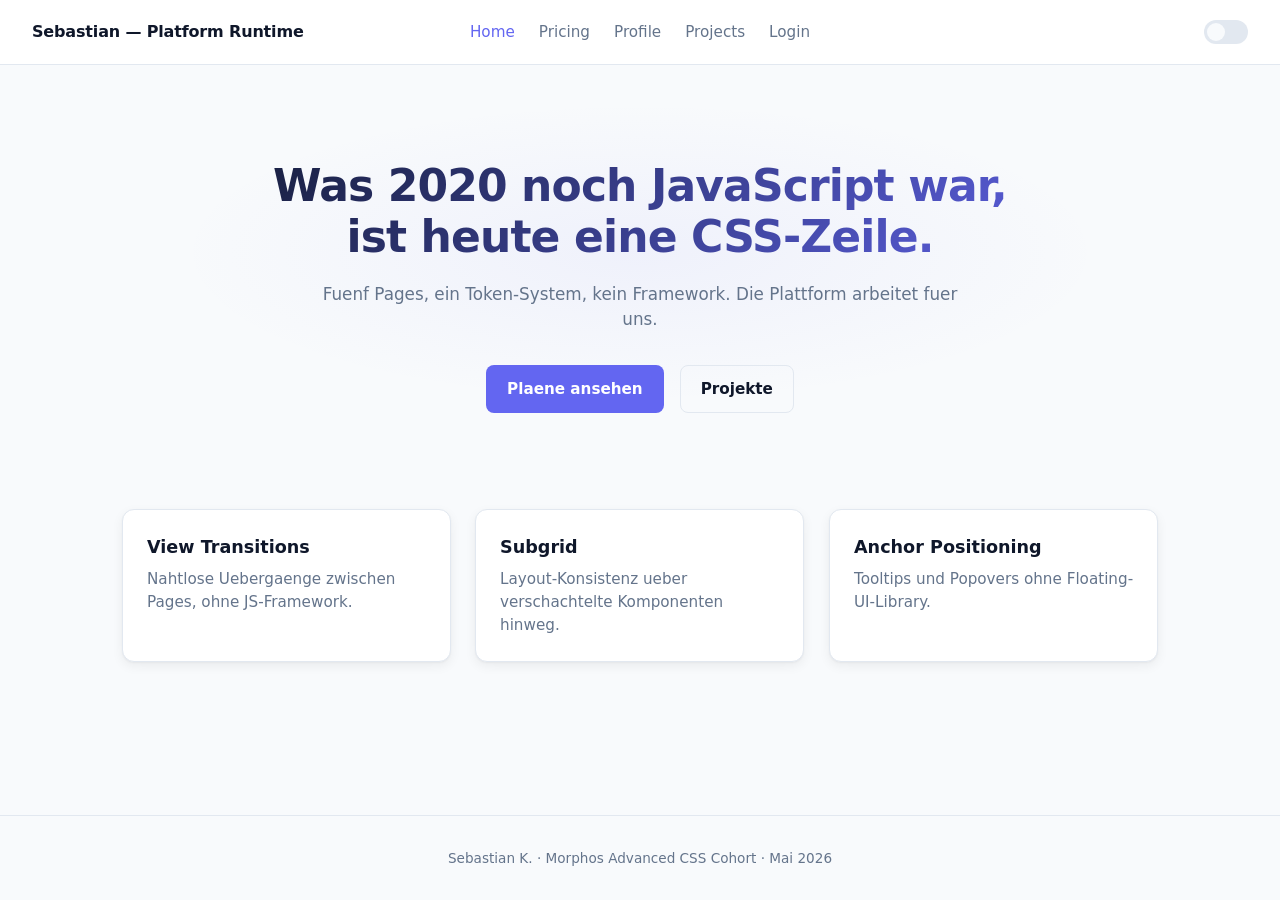
<file: index.html>
<!DOCTYPE html>
<html lang="de">
<head>
  <meta charset="UTF-8">
  <meta name="viewport" content="width=device-width, initial-scale=1.0">
  <meta name="description" content="Sebastian K. — Personal Platform-Runtime Showcase. Gebaut mit Modern CSS Features: Tokens, :has(), @container, View Transitions, Subgrid, Anchor Positioning.">
  <meta property="og:title" content="Sebastian K. — Platform Runtime">
  <meta property="og:description" content="Multi-Page Showcase mit Modern CSS Features. Kein Framework, kein Build-Step.">
  <meta property="og:type" content="website">
  <meta name="theme-color" content="#6366f1">
  <link rel="icon" href="data:image/svg+xml,<svg xmlns='http://www.w3.org/2000/svg' viewBox='0 0 100 100'><text y='.9em' font-size='90'>S</text></svg>">
  <title>Sebastian — Home</title>
  <link rel="stylesheet" href="tokens.css">
  <link rel="stylesheet" href="base.css">
  <link rel="stylesheet" href="pages.css">
  <link rel="stylesheet" href="transitions.css">
  <link rel="stylesheet" href="tooltips.css">
  <link rel="stylesheet" href="effects.css">
  <script>if(localStorage.getItem('theme-dark')==='true'){document.documentElement.classList.add('dark-preload')}</script>
</head>
<body>
  <a href="#main" class="skip-link">Zum Inhalt springen</a>

  <header class="site-nav">
    <a href="index.html" class="brand">Sebastian — Platform Runtime</a>
    <input type="checkbox" id="nav-toggle" class="nav-toggle" aria-hidden="true">
    <label for="nav-toggle" class="hamburger" aria-label="Navigation oeffnen">
      <span></span><span></span><span></span>
    </label>
    <nav>
      <a href="index.html" aria-current="page">Home</a>
      <a href="pricing.html">Pricing</a>
      <a href="profile.html">Profile</a>
      <a href="projects.html">Projects</a>
      <a href="login.html">Login</a>
    </nav>
    <label class="theme-switch" aria-label="Dark Mode umschalten">
      <input type="checkbox" id="theme-toggle">
      <span class="theme-switch-slider"></span>
    </label>
  </header>

  <main class="page page-home" id="main">
    <section class="hero">
      <h1>Was 2020 noch JavaScript war,<br>ist heute eine CSS-Zeile.</h1>
      <p class="lead">
        Fuenf Pages, ein Token-System, kein Framework. Die Plattform arbeitet fuer uns.
      </p>
      <div class="cta-row">
        <a href="pricing.html" class="btn btn-primary">Plaene ansehen</a>
        <a href="projects.html" class="btn btn-ghost">Projekte</a>
      </div>
    </section>

    <section class="grid-features">
      <article class="feature-card">
        <h3>View Transitions</h3>
        <p>Nahtlose Uebergaenge zwischen Pages, ohne JS-Framework.</p>
      </article>
      <article class="feature-card">
        <h3>Subgrid</h3>
        <p>Layout-Konsistenz ueber verschachtelte Komponenten hinweg.</p>
      </article>
      <article class="feature-card">
        <h3>Anchor Positioning</h3>
        <p>Tooltips und Popovers ohne Floating-UI-Library.</p>
      </article>
    </section>
  </main>

  <footer class="site-footer">
    <p>Sebastian K. · Morphos Advanced CSS Cohort · Mai 2026</p>
  </footer>

  <script>
    const toggle = document.getElementById('theme-toggle');
    if (localStorage.getItem('theme-dark') === 'true') toggle.checked = true;
    toggle.addEventListener('change', () => localStorage.setItem('theme-dark', toggle.checked));
  </script>
</body>
</html>
</file>
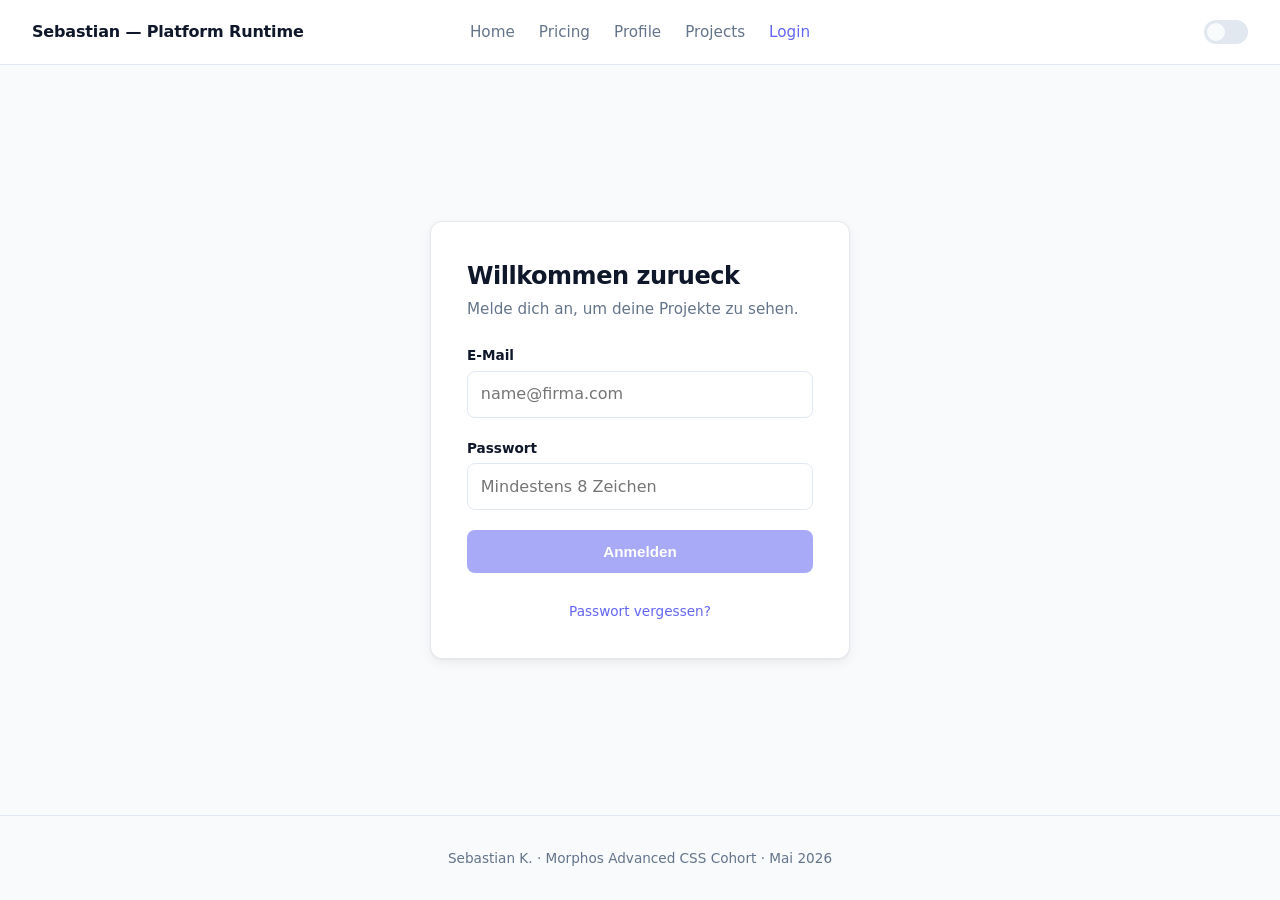
<file: login.html>
<!DOCTYPE html>
<html lang="de">
<head>
  <meta charset="UTF-8">
  <meta name="viewport" content="width=device-width, initial-scale=1.0">
  <meta name="description" content="Login — Sebastian K. Platform Runtime Showcase.">
  <meta name="theme-color" content="#6366f1">
  <link rel="icon" href="data:image/svg+xml,<svg xmlns='http://www.w3.org/2000/svg' viewBox='0 0 100 100'><text y='.9em' font-size='90'>S</text></svg>">
  <title>Sebastian — Login</title>
  <link rel="stylesheet" href="tokens.css">
  <link rel="stylesheet" href="base.css">
  <link rel="stylesheet" href="pages.css">
  <link rel="stylesheet" href="transitions.css">
  <link rel="stylesheet" href="tooltips.css">
  <link rel="stylesheet" href="effects.css">
  <script>if(localStorage.getItem('theme-dark')==='true'){document.documentElement.classList.add('dark-preload')}</script>
</head>
<body>
  <a href="#main" class="skip-link">Zum Inhalt springen</a>

  <header class="site-nav">
    <a href="index.html" class="brand">Sebastian — Platform Runtime</a>
    <input type="checkbox" id="nav-toggle" class="nav-toggle" aria-hidden="true">
    <label for="nav-toggle" class="hamburger" aria-label="Navigation oeffnen">
      <span></span><span></span><span></span>
    </label>
    <nav>
      <a href="index.html">Home</a>
      <a href="pricing.html">Pricing</a>
      <a href="profile.html">Profile</a>
      <a href="projects.html">Projects</a>
      <a href="login.html" aria-current="page">Login</a>
    </nav>
    <label class="theme-switch" aria-label="Dark Mode umschalten">
      <input type="checkbox" id="theme-toggle">
      <span class="theme-switch-slider"></span>
    </label>
  </header>

  <main class="page page-login" id="main">
    <div class="login-card">
      <h1>Willkommen zurueck</h1>
      <p class="subtitle">Melde dich an, um deine Projekte zu sehen.</p>

      <form class="login-form" novalidate>
        <div class="field">
          <label for="email">E-Mail</label>
          <input type="email" id="email" name="email" placeholder="name@firma.com" required>
        </div>

        <div class="field">
          <label for="password">Passwort</label>
          <input type="password" id="password" name="password" placeholder="Mindestens 8 Zeichen" required minlength="8">
        </div>

        <button type="submit" class="btn btn-primary">Anmelden</button>

        <p class="forgot"><a href="#">Passwort vergessen?</a></p>
      </form>
    </div>
  </main>

  <footer class="site-footer">
    <p>Sebastian K. · Morphos Advanced CSS Cohort · Mai 2026</p>
  </footer>

  <script>
    const toggle = document.getElementById('theme-toggle');
    if (localStorage.getItem('theme-dark') === 'true') toggle.checked = true;
    toggle.addEventListener('change', () => localStorage.setItem('theme-dark', toggle.checked));
  </script>
</body>
</html>
</file>
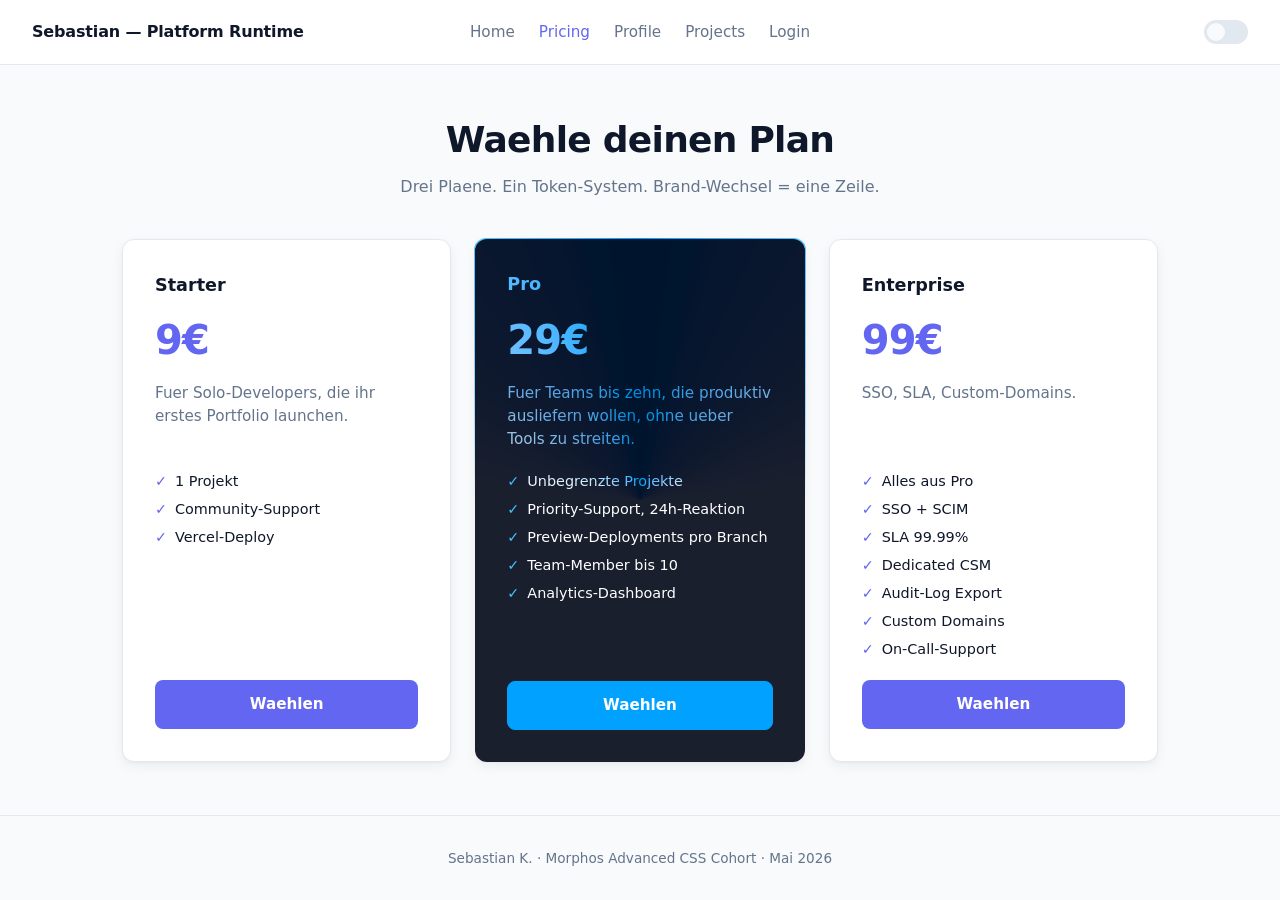
<file: pricing.html>
<!DOCTYPE html>
<html lang="de">
<head>
  <meta charset="UTF-8">
  <meta name="viewport" content="width=device-width, initial-scale=1.0">
  <meta name="description" content="Pricing-Plaene — Sebastian K. Platform Runtime Showcase.">
  <meta name="theme-color" content="#6366f1">
  <link rel="icon" href="data:image/svg+xml,<svg xmlns='http://www.w3.org/2000/svg' viewBox='0 0 100 100'><text y='.9em' font-size='90'>S</text></svg>">
  <title>Sebastian — Pricing</title>
  <link rel="stylesheet" href="tokens.css">
  <link rel="stylesheet" href="base.css">
  <link rel="stylesheet" href="pages.css">
  <link rel="stylesheet" href="transitions.css">
  <link rel="stylesheet" href="tooltips.css">
  <link rel="stylesheet" href="effects.css">
  <script>if(localStorage.getItem('theme-dark')==='true'){document.documentElement.classList.add('dark-preload')}</script>
</head>
<body>
  <a href="#main" class="skip-link">Zum Inhalt springen</a>

  <header class="site-nav">
    <a href="index.html" class="brand">Sebastian — Platform Runtime</a>
    <input type="checkbox" id="nav-toggle" class="nav-toggle" aria-hidden="true">
    <label for="nav-toggle" class="hamburger" aria-label="Navigation oeffnen">
      <span></span><span></span><span></span>
    </label>
    <nav>
      <a href="index.html">Home</a>
      <a href="pricing.html" aria-current="page">Pricing</a>
      <a href="profile.html">Profile</a>
      <a href="projects.html">Projects</a>
      <a href="login.html">Login</a>
    </nav>
    <label class="theme-switch" aria-label="Dark Mode umschalten">
      <input type="checkbox" id="theme-toggle">
      <span class="theme-switch-slider"></span>
    </label>
  </header>

  <main class="page page-pricing" id="main">
    <h1>Waehle deinen Plan</h1>
    <p class="lead">Drei Plaene. Ein Token-System. Brand-Wechsel = eine Zeile.</p>

    <div class="pricing-grid">
      <article class="plan">
        <h2>Starter</h2>
        <p class="price">9&#8364;</p>
        <p class="desc">Fuer Solo-Developers, die ihr erstes Portfolio launchen.</p>
        <ul class="features">
          <li>1 Projekt</li>
          <li>Community-Support</li>
          <li>Vercel-Deploy</li>
        </ul>
        <a href="login.html" class="btn btn-primary">Waehlen</a>
      </article>

      <article class="plan plan-featured glow-card">
        <div class="glow-card__beam"></div>
        <div class="glow-card__surface">
          <h2>Pro</h2>
          <p class="price">29&#8364;</p>
          <p class="desc">Fuer Teams bis zehn, die produktiv ausliefern wollen, ohne ueber Tools zu streiten.</p>
          <ul class="features">
            <li>Unbegrenzte Projekte</li>
            <li>Priority-Support, 24h-Reaktion</li>
            <li>Preview-Deployments pro Branch</li>
            <li>Team-Member bis 10</li>
            <li>Analytics-Dashboard</li>
          </ul>
          <a href="login.html" class="btn btn-primary">Waehlen</a>
        </div>
      </article>

      <article class="plan">
        <h2>Enterprise</h2>
        <p class="price">99&#8364;</p>
        <p class="desc">SSO, SLA, Custom-Domains.</p>
        <ul class="features">
          <li>Alles aus Pro</li>
          <li>SSO + SCIM</li>
          <li>SLA 99.99%</li>
          <li>Dedicated CSM</li>
          <li>Audit-Log Export</li>
          <li>Custom Domains</li>
          <li>On-Call-Support</li>
        </ul>
        <a href="login.html" class="btn btn-primary">Waehlen</a>
      </article>
    </div>
  </main>

  <footer class="site-footer">
    <p>Sebastian K. · Morphos Advanced CSS Cohort · Mai 2026</p>
  </footer>

  <script>
    const toggle = document.getElementById('theme-toggle');
    if (localStorage.getItem('theme-dark') === 'true') toggle.checked = true;
    toggle.addEventListener('change', () => localStorage.setItem('theme-dark', toggle.checked));
  </script>
</body>
</html>
</file>
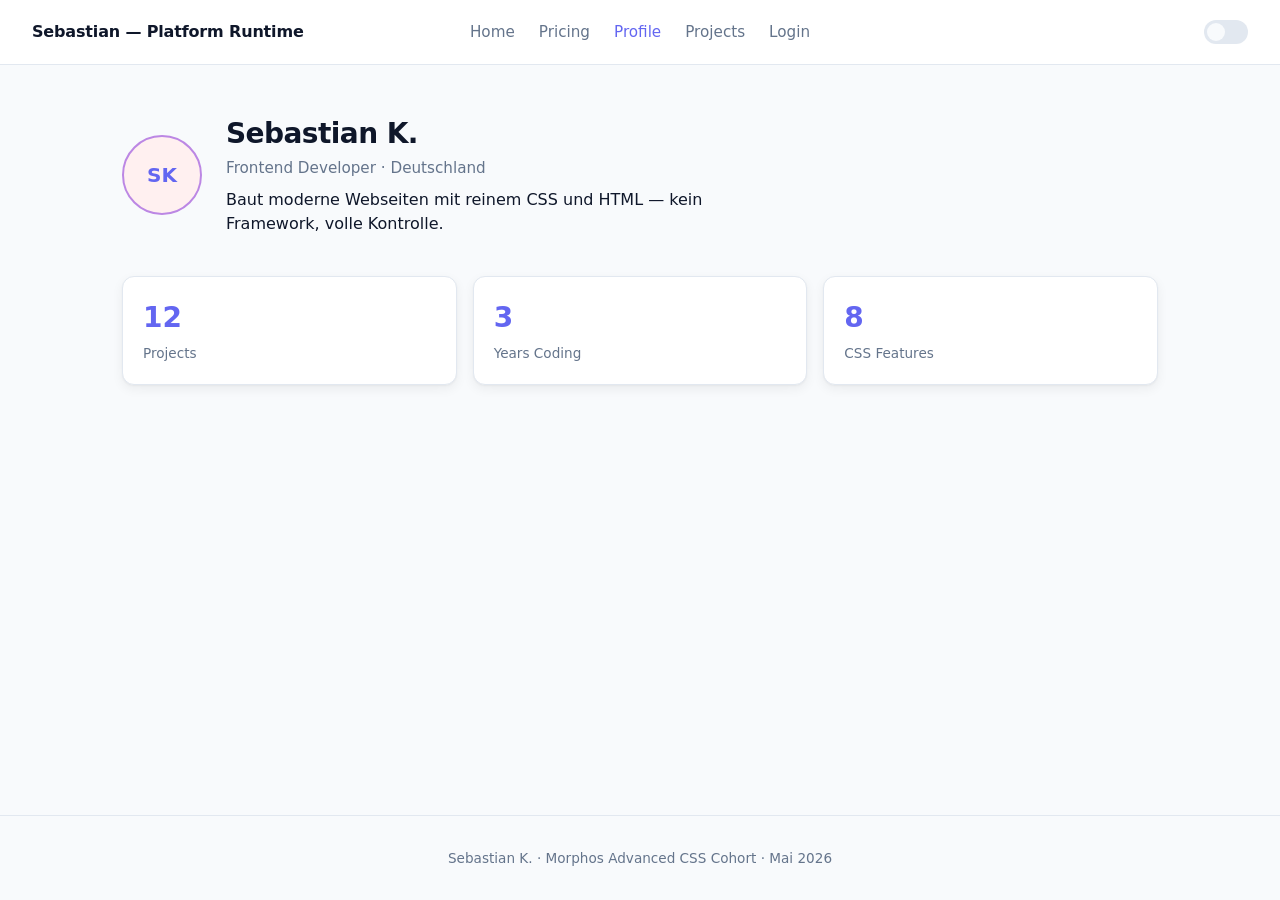
<file: profile.html>
<!DOCTYPE html>
<html lang="de">
<head>
  <meta charset="UTF-8">
  <meta name="viewport" content="width=device-width, initial-scale=1.0">
  <meta name="description" content="Profil von Sebastian K. — Frontend Developer, Morphos Advanced CSS Cohort.">
  <meta name="theme-color" content="#6366f1">
  <link rel="icon" href="data:image/svg+xml,<svg xmlns='http://www.w3.org/2000/svg' viewBox='0 0 100 100'><text y='.9em' font-size='90'>S</text></svg>">
  <title>Sebastian — Profile</title>
  <link rel="stylesheet" href="tokens.css">
  <link rel="stylesheet" href="base.css">
  <link rel="stylesheet" href="pages.css">
  <link rel="stylesheet" href="transitions.css">
  <link rel="stylesheet" href="tooltips.css">
  <link rel="stylesheet" href="effects.css">
  <script>if(localStorage.getItem('theme-dark')==='true'){document.documentElement.classList.add('dark-preload')}</script>
</head>
<body>
  <a href="#main" class="skip-link">Zum Inhalt springen</a>

  <header class="site-nav">
    <a href="index.html" class="brand">Sebastian — Platform Runtime</a>
    <input type="checkbox" id="nav-toggle" class="nav-toggle" aria-hidden="true">
    <label for="nav-toggle" class="hamburger" aria-label="Navigation oeffnen">
      <span></span><span></span><span></span>
    </label>
    <nav>
      <a href="index.html">Home</a>
      <a href="pricing.html">Pricing</a>
      <a href="profile.html" aria-current="page">Profile</a>
      <a href="projects.html">Projects</a>
      <a href="login.html">Login</a>
    </nav>
    <label class="theme-switch" aria-label="Dark Mode umschalten">
      <input type="checkbox" id="theme-toggle">
      <span class="theme-switch-slider"></span>
    </label>
  </header>

  <main class="page page-profile" id="main">
    <section class="profile-header">
      <div class="avatar" aria-hidden="true">SK</div>
      <div class="profile-meta">
        <h1>Sebastian K.</h1>
        <p class="role">Frontend Developer · Deutschland</p>
        <p class="bio">
          Baut moderne Webseiten mit reinem CSS und HTML — kein Framework, volle Kontrolle.
        </p>
      </div>
    </section>

    <section class="stats">
      <button class="stat" data-tooltip="12 abgeschlossene Projekte seit 2024">
        <span class="stat-value">12</span>
        <span class="stat-label">Projects</span>
      </button>
      <button class="stat" data-tooltip="3 Jahre aktive Coding-Erfahrung">
        <span class="stat-value">3</span>
        <span class="stat-label">Years Coding</span>
      </button>
      <button class="stat" data-tooltip="8 moderne CSS-Features in diesem Showcase">
        <span class="stat-value">8</span>
        <span class="stat-label">CSS Features</span>
      </button>
    </section>
  </main>

  <footer class="site-footer">
    <p>Sebastian K. · Morphos Advanced CSS Cohort · Mai 2026</p>
  </footer>

  <script>
    const toggle = document.getElementById('theme-toggle');
    if (localStorage.getItem('theme-dark') === 'true') toggle.checked = true;
    toggle.addEventListener('change', () => localStorage.setItem('theme-dark', toggle.checked));
  </script>
</body>
</html>
</file>
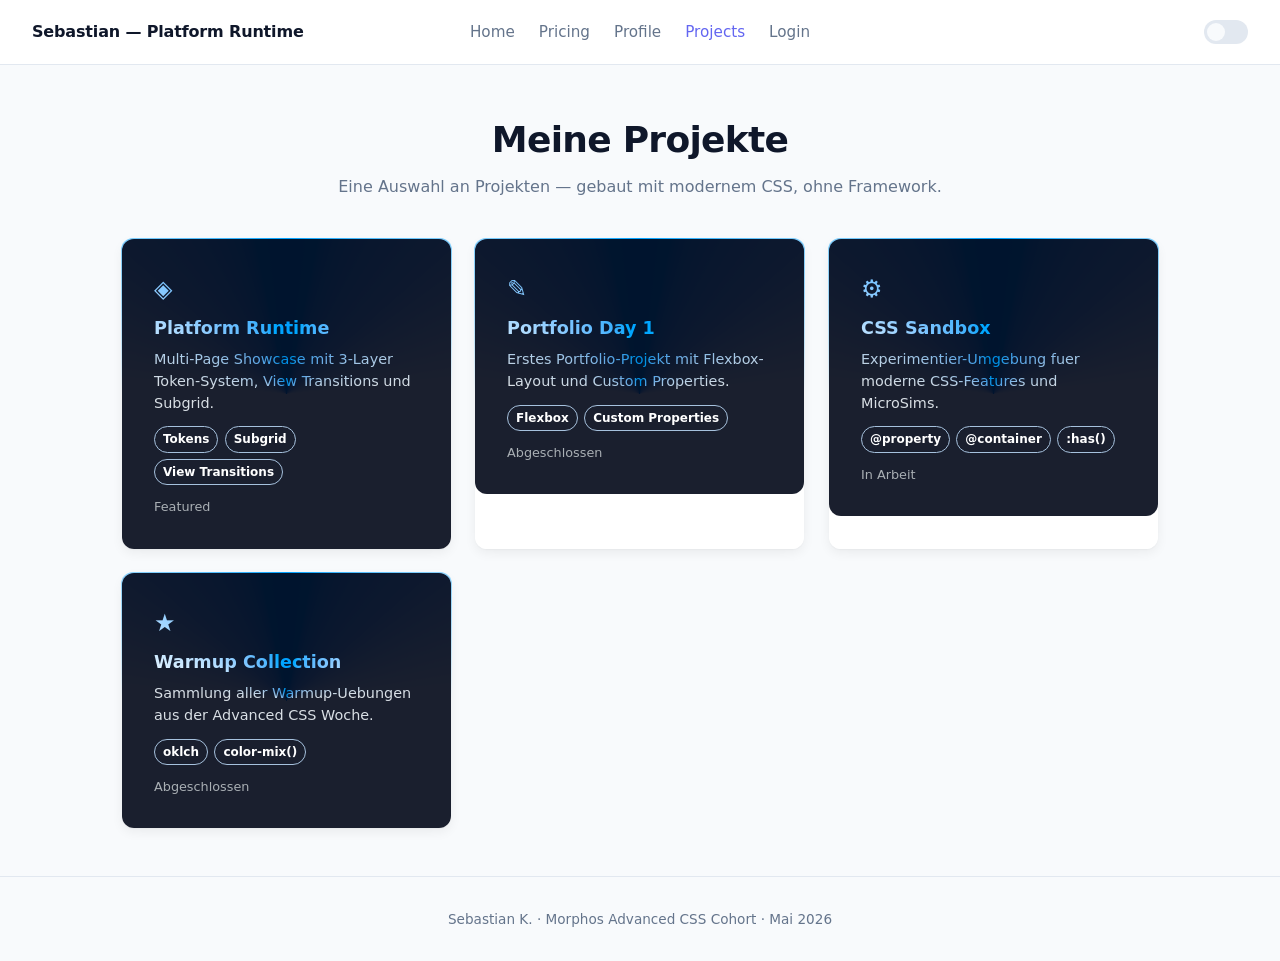
<file: projects.html>
<!DOCTYPE html>
<html lang="de">
<head>
  <meta charset="UTF-8">
  <meta name="viewport" content="width=device-width, initial-scale=1.0">
  <meta name="description" content="Projekte von Sebastian K. — Portfolio mit Subgrid, @scope und @property.">
  <meta name="theme-color" content="#6366f1">
  <link rel="icon" href="data:image/svg+xml,<svg xmlns='http://www.w3.org/2000/svg' viewBox='0 0 100 100'><text y='.9em' font-size='90'>S</text></svg>">
  <title>Sebastian — Projects</title>
  <link rel="stylesheet" href="tokens.css">
  <link rel="stylesheet" href="base.css">
  <link rel="stylesheet" href="pages.css">
  <link rel="stylesheet" href="transitions.css">
  <link rel="stylesheet" href="tooltips.css">
  <link rel="stylesheet" href="effects.css">
  <script>if(localStorage.getItem('theme-dark')==='true'){document.documentElement.classList.add('dark-preload')}</script>
</head>
<body>
  <a href="#main" class="skip-link">Zum Inhalt springen</a>

  <header class="site-nav">
    <a href="index.html" class="brand">Sebastian — Platform Runtime</a>
    <input type="checkbox" id="nav-toggle" class="nav-toggle" aria-hidden="true">
    <label for="nav-toggle" class="hamburger" aria-label="Navigation oeffnen">
      <span></span><span></span><span></span>
    </label>
    <nav>
      <a href="index.html">Home</a>
      <a href="pricing.html">Pricing</a>
      <a href="profile.html">Profile</a>
      <a href="projects.html" aria-current="page">Projects</a>
      <a href="login.html">Login</a>
    </nav>
    <label class="theme-switch" aria-label="Dark Mode umschalten">
      <input type="checkbox" id="theme-toggle">
      <span class="theme-switch-slider"></span>
    </label>
  </header>

  <main class="page page-projects" id="main">
    <h1>Meine Projekte</h1>
    <p class="lead">Eine Auswahl an Projekten — gebaut mit modernem CSS, ohne Framework.</p>

    <div class="projects-grid">
      <article class="project-card glow-card project-featured">
        <div class="glow-card__beam"></div>
        <div class="glow-card__surface">
          <div class="project-icon" aria-hidden="true">&#9672;</div>
          <h2>Platform Runtime</h2>
          <p class="project-desc">Multi-Page Showcase mit 3-Layer Token-System, View Transitions und Subgrid.</p>
          <ul class="project-tags">
            <li>Tokens</li>
            <li>Subgrid</li>
            <li>View Transitions</li>
          </ul>
          <span class="project-status">Featured</span>
        </div>
      </article>

      <article class="project-card glow-card">
        <div class="glow-card__beam"></div>
        <div class="glow-card__surface">
          <div class="project-icon" aria-hidden="true">&#9998;</div>
          <h2>Portfolio Day 1</h2>
          <p class="project-desc">Erstes Portfolio-Projekt mit Flexbox-Layout und Custom Properties.</p>
          <ul class="project-tags">
            <li>Flexbox</li>
            <li>Custom Properties</li>
          </ul>
          <span class="project-status">Abgeschlossen</span>
        </div>
      </article>

      <article class="project-card glow-card">
        <div class="glow-card__beam"></div>
        <div class="glow-card__surface">
          <div class="project-icon" aria-hidden="true">&#9881;</div>
          <h2>CSS Sandbox</h2>
          <p class="project-desc">Experimentier-Umgebung fuer moderne CSS-Features und MicroSims.</p>
          <ul class="project-tags">
            <li>@property</li>
            <li>@container</li>
            <li>:has()</li>
          </ul>
          <span class="project-status">In Arbeit</span>
        </div>
      </article>

      <article class="project-card glow-card">
        <div class="glow-card__beam"></div>
        <div class="glow-card__surface">
          <div class="project-icon" aria-hidden="true">&#9733;</div>
          <h2>Warmup Collection</h2>
          <p class="project-desc">Sammlung aller Warmup-Uebungen aus der Advanced CSS Woche.</p>
          <ul class="project-tags">
            <li>oklch</li>
            <li>color-mix()</li>
          </ul>
          <span class="project-status">Abgeschlossen</span>
        </div>
      </article>
    </div>
  </main>

  <footer class="site-footer">
    <p>Sebastian K. · Morphos Advanced CSS Cohort · Mai 2026</p>
  </footer>

  <script>
    const toggle = document.getElementById('theme-toggle');
    if (localStorage.getItem('theme-dark') === 'true') toggle.checked = true;
    toggle.addEventListener('change', () => localStorage.setItem('theme-dark', toggle.checked));
  </script>
</body>
</html>
</file>
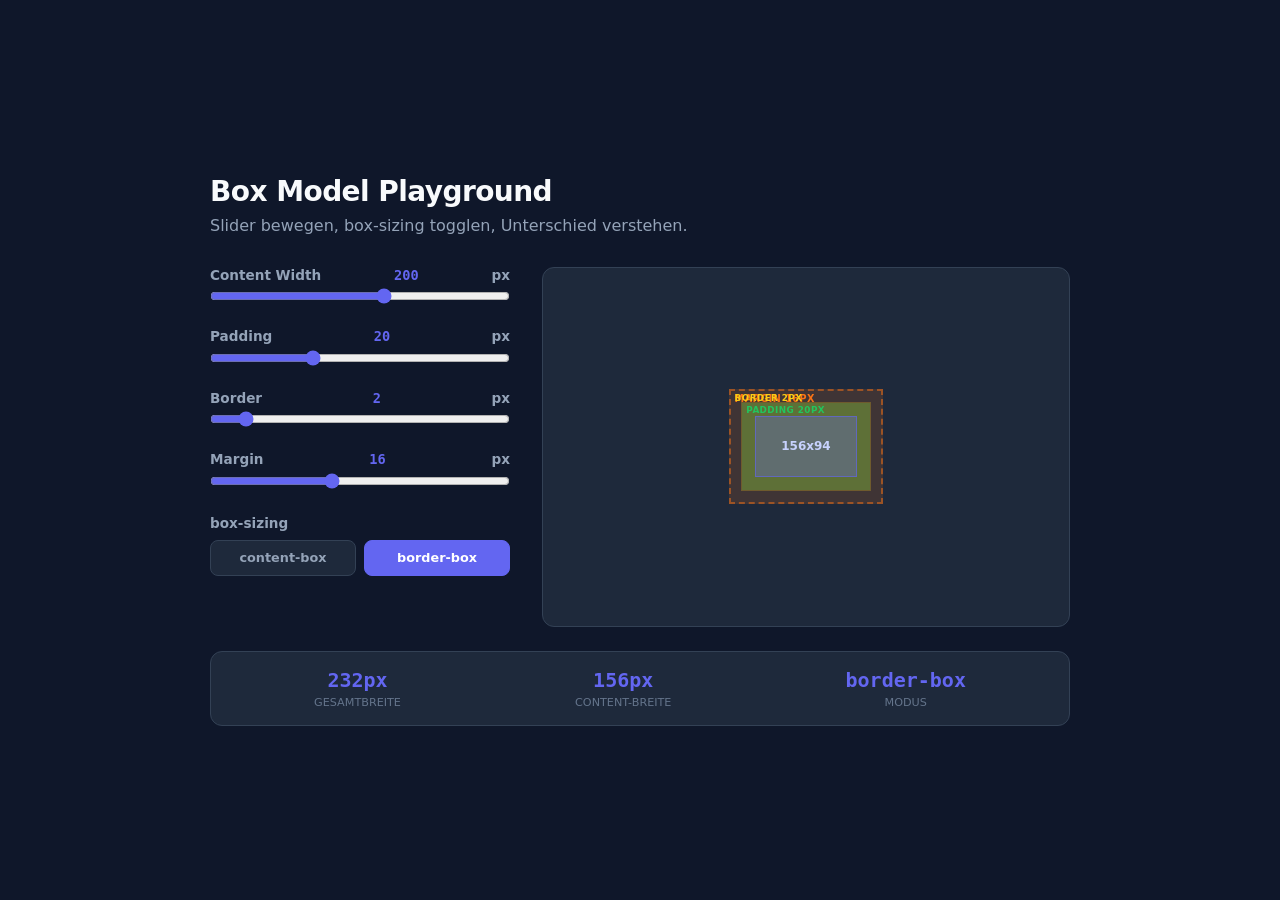
<file: microsims/box-model-playground.html>
<!DOCTYPE html>
<html lang="de">
<head>
  <meta charset="UTF-8">
  <meta name="viewport" content="width=device-width, initial-scale=1.0">
  <title>MicroSim — Box Model Playground</title>
  <style>
    *, *::before, *::after { box-sizing: border-box; margin: 0; padding: 0; }
    body {
      font-family: system-ui, -apple-system, sans-serif;
      background: #0f172a;
      color: #f8fafc;
      min-height: 100vh;
      display: grid;
      place-items: center;
      padding: 2rem;
    }
    .container { width: 100%; max-width: 860px; }
    h1 { font-size: 1.75rem; font-weight: 800; letter-spacing: -0.02em; margin-bottom: 0.5rem; }
    .subtitle { color: #94a3b8; margin-bottom: 2rem; }
    .layout { display: grid; grid-template-columns: 300px 1fr; gap: 2rem; }
    .controls { display: flex; flex-direction: column; gap: 1.25rem; }
    .control label {
      display: flex; justify-content: space-between; align-items: center;
      font-size: 0.85rem; font-weight: 600; color: #94a3b8; margin-bottom: 0.35rem;
    }
    .control label span { color: #6366f1; font-family: 'Fira Code', monospace; }
    .control input[type="range"] {
      width: 100%; accent-color: #6366f1; cursor: pointer;
    }
    .toggle-row {
      display: flex; gap: 0.5rem; margin-top: 0.5rem;
    }
    .toggle-btn {
      flex: 1; padding: 0.6rem; border: 1px solid #334155; border-radius: 0.5rem;
      background: #1e293b; color: #94a3b8; font: inherit; font-size: 0.8rem;
      font-weight: 600; cursor: pointer; text-align: center;
    }
    .toggle-btn.active { background: #6366f1; color: white; border-color: #6366f1; }
    .visualization {
      display: grid; place-items: center;
      background: #1e293b; border-radius: 0.75rem; border: 1px solid #334155;
      padding: 1.5rem; min-height: 360px;
    }
    .box-model {
      display: grid; place-items: center; position: relative;
    }
    .layer-margin {
      background: rgba(249, 115, 22, 0.15);
      border: 2px dashed rgba(249, 115, 22, 0.5);
      display: grid; place-items: center;
      position: relative;
    }
    .layer-border {
      background: rgba(250, 204, 21, 0.25);
      display: grid; place-items: center;
    }
    .layer-padding {
      background: rgba(34, 197, 94, 0.2);
      display: grid; place-items: center;
    }
    .layer-content {
      background: rgba(99, 102, 241, 0.3);
      border: 1px solid rgba(99, 102, 241, 0.6);
      display: grid; place-items: center;
      font-size: 0.75rem; font-weight: 600; color: #c7d2fe;
    }
    .layer-label {
      position: absolute; font-size: 0.6rem; font-weight: 700; text-transform: uppercase;
      letter-spacing: 0.05em;
    }
    .info-bar {
      margin-top: 1.5rem;
      background: #1e293b; border: 1px solid #334155; border-radius: 0.75rem;
      padding: 1rem; display: flex; justify-content: space-around; text-align: center;
    }
    .info-item { display: flex; flex-direction: column; gap: 0.25rem; }
    .info-item .val { font-size: 1.25rem; font-weight: 800; color: #6366f1; font-family: 'Fira Code', monospace; }
    .info-item .lbl { font-size: 0.7rem; color: #64748b; text-transform: uppercase; }
    @media (max-width: 700px) { .layout { grid-template-columns: 1fr; } }
  </style>
</head>
<body>
  <div class="container">
    <h1>Box Model Playground</h1>
    <p class="subtitle">Slider bewegen, box-sizing togglen, Unterschied verstehen.</p>

    <div class="layout">
      <div class="controls">
        <div class="control">
          <label>Content Width <span id="valW">200</span>px</label>
          <input type="range" id="sliderW" min="60" max="300" value="200">
        </div>
        <div class="control">
          <label>Padding <span id="valP">20</span>px</label>
          <input type="range" id="sliderP" min="0" max="60" value="20">
        </div>
        <div class="control">
          <label>Border <span id="valB">2</span>px</label>
          <input type="range" id="sliderB" min="0" max="20" value="2">
        </div>
        <div class="control">
          <label>Margin <span id="valM">16</span>px</label>
          <input type="range" id="sliderM" min="0" max="40" value="16">
        </div>
        <div>
          <label style="font-size:0.85rem;font-weight:600;color:#94a3b8;">box-sizing</label>
          <div class="toggle-row">
            <button class="toggle-btn" id="btnContent" onclick="setMode('content-box')">content-box</button>
            <button class="toggle-btn active" id="btnBorder" onclick="setMode('border-box')">border-box</button>
          </div>
        </div>
      </div>

      <div class="visualization" id="viz"></div>
    </div>

    <div class="info-bar">
      <div class="info-item"><span class="val" id="totalW">—</span><span class="lbl">Gesamtbreite</span></div>
      <div class="info-item"><span class="val" id="contentW">—</span><span class="lbl">Content-Breite</span></div>
      <div class="info-item"><span class="val" id="modeLabel">—</span><span class="lbl">Modus</span></div>
    </div>
  </div>

  <script>
    let mode = 'border-box';

    function setMode(m) {
      mode = m;
      document.getElementById('btnContent').className = 'toggle-btn' + (m === 'content-box' ? ' active' : '');
      document.getElementById('btnBorder').className = 'toggle-btn' + (m === 'border-box' ? ' active' : '');
      update();
    }

    function update() {
      const w = +document.getElementById('sliderW').value;
      const p = +document.getElementById('sliderP').value;
      const b = +document.getElementById('sliderB').value;
      const m = +document.getElementById('sliderM').value;

      document.getElementById('valW').textContent = w;
      document.getElementById('valP').textContent = p;
      document.getElementById('valB').textContent = b;
      document.getElementById('valM').textContent = m;

      let contentActual, totalWidth;
      if (mode === 'content-box') {
        contentActual = w;
        totalWidth = w + p * 2 + b * 2 + m * 2;
      } else {
        contentActual = Math.max(0, w - p * 2 - b * 2);
        totalWidth = w + m * 2;
      }

      document.getElementById('totalW').textContent = totalWidth + 'px';
      document.getElementById('contentW').textContent = contentActual + 'px';
      document.getElementById('modeLabel').textContent = mode;

      const scale = 0.65;
      const mS = m * scale, bS = b * scale, pS = p * scale, cS = contentActual * scale;

      const viz = document.getElementById('viz');
      viz.innerHTML = `
        <div class="layer-margin" style="padding:${mS}px; position:relative;">
          <span class="layer-label" style="top:2px;left:4px;color:#f97316;">margin ${m}px</span>
          <div class="layer-border" style="padding:${bS}px;">
            <span class="layer-label" style="top:2px;left:4px;color:#facc15;font-size:0.55rem;">border ${b}px</span>
            <div class="layer-padding" style="padding:${pS}px; position:relative;">
              <span class="layer-label" style="top:2px;left:4px;color:#22c55e;font-size:0.55rem;">padding ${p}px</span>
              <div class="layer-content" style="width:${cS}px;height:${cS * 0.6}px;min-width:20px;min-height:20px;">
                ${contentActual}x${Math.round(contentActual * 0.6)}
              </div>
            </div>
          </div>
        </div>
      `;
    }

    document.querySelectorAll('input[type=range]').forEach(el => el.addEventListener('input', update));
    update();
  </script>
</body>
</html>
</file>
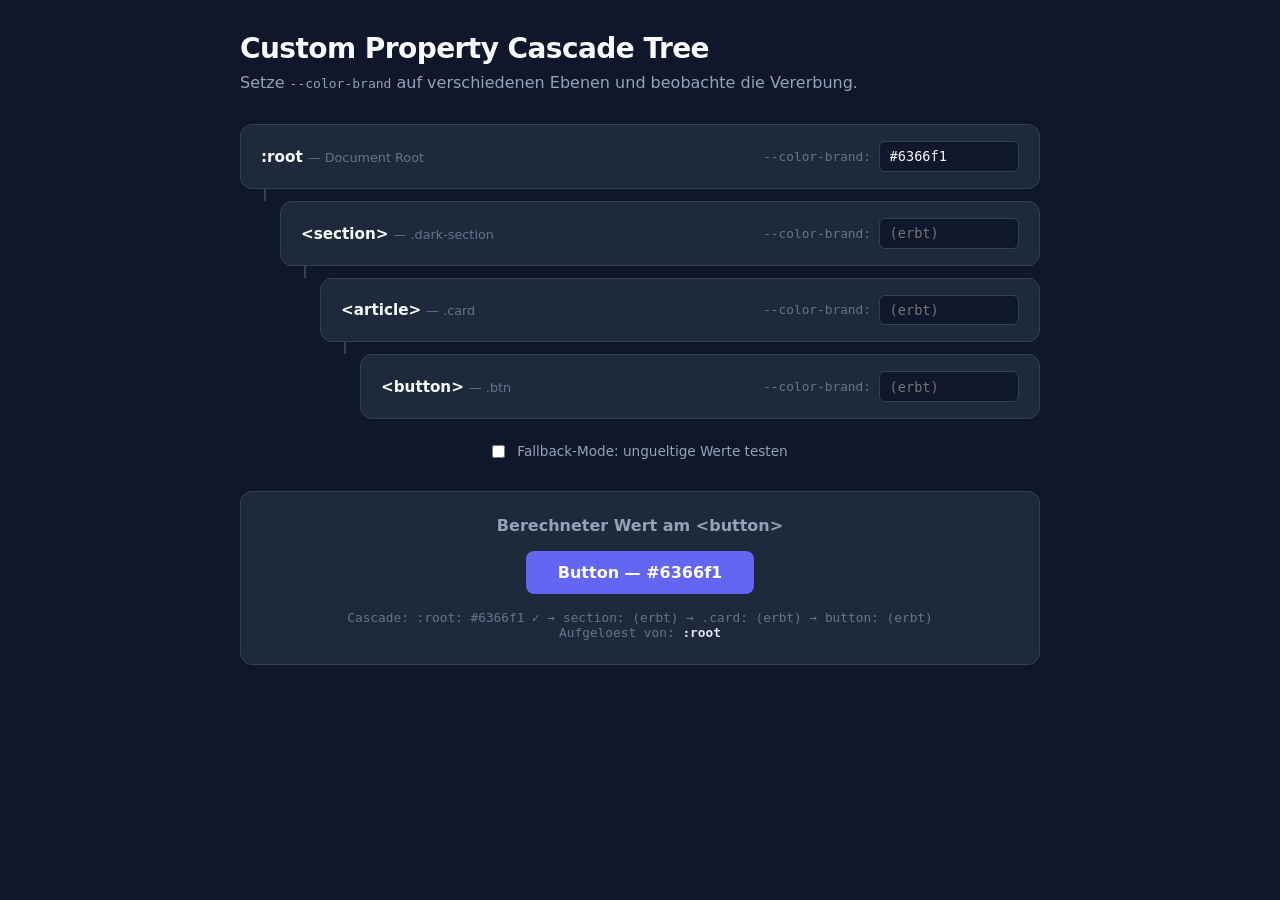
<file: microsims/custom-property-cascade.html>
<!DOCTYPE html>
<html lang="de">
<head>
  <meta charset="UTF-8">
  <meta name="viewport" content="width=device-width, initial-scale=1.0">
  <title>MicroSim — Custom Property Cascade Tree</title>
  <style>
    *, *::before, *::after { box-sizing: border-box; margin: 0; padding: 0; }
    body {
      font-family: system-ui, -apple-system, sans-serif;
      background: #0f172a;
      color: #f8fafc;
      min-height: 100vh;
      padding: 2rem;
    }
    .container { max-width: 800px; margin: 0 auto; }
    h1 { font-size: 1.75rem; font-weight: 800; letter-spacing: -0.02em; margin-bottom: 0.5rem; }
    .subtitle { color: #94a3b8; margin-bottom: 2rem; }
    .tree {
      display: flex;
      flex-direction: column;
      gap: 0;
    }
    .tree-node {
      background: #1e293b;
      border: 1px solid #334155;
      border-radius: 0.75rem;
      padding: 1rem 1.25rem;
      margin-left: var(--indent, 0);
      display: grid;
      grid-template-columns: 1fr auto;
      align-items: center;
      gap: 1rem;
    }
    .tree-node + .tree-node { margin-top: 0.75rem; }
    .node-label {
      font-weight: 700;
      font-size: 0.95rem;
    }
    .node-tag { color: #64748b; font-size: 0.8rem; }
    .node-input {
      display: flex; gap: 0.5rem; align-items: center;
    }
    .node-input input {
      width: 140px; padding: 0.4rem 0.6rem;
      border: 1px solid #334155; border-radius: 0.375rem;
      background: #0f172a; color: #f8fafc; font: inherit; font-size: 0.85rem;
      font-family: 'Fira Code', monospace;
    }
    .node-input input:focus { outline: none; border-color: #6366f1; }
    .connector {
      width: 2px; height: 12px; background: #334155;
      margin-left: calc(var(--indent, 0px) + 24px);
    }
    .result-section {
      margin-top: 2rem;
      background: #1e293b;
      border: 1px solid #334155;
      border-radius: 0.75rem;
      padding: 1.5rem;
      text-align: center;
    }
    .result-section h2 { font-size: 1rem; color: #94a3b8; margin-bottom: 1rem; }
    .result-preview {
      display: inline-flex;
      padding: 0.75rem 2rem;
      border-radius: 0.5rem;
      font-weight: 700;
      font-size: 1rem;
      transition: background 0.3s ease, color 0.3s ease;
    }
    .cascade-path {
      margin-top: 1rem;
      font-size: 0.8rem;
      color: #64748b;
      font-family: 'Fira Code', monospace;
    }
    .fallback-toggle {
      margin-top: 1.5rem;
      display: flex; gap: 0.75rem; justify-content: center; align-items: center;
    }
    .fallback-toggle label { font-size: 0.85rem; color: #94a3b8; cursor: pointer; }
    .fallback-toggle input { accent-color: #6366f1; cursor: pointer; }
  </style>
</head>
<body>
  <div class="container">
    <h1>Custom Property Cascade Tree</h1>
    <p class="subtitle">Setze <code>--color-brand</code> auf verschiedenen Ebenen und beobachte die Vererbung.</p>

    <div class="tree">
      <div class="tree-node" style="--indent: 0px">
        <div><span class="node-label">:root</span> <span class="node-tag">— Document Root</span></div>
        <div class="node-input">
          <code style="color:#64748b;font-size:0.8rem;">--color-brand:</code>
          <input type="text" id="rootVal" value="#6366f1" placeholder="z.B. blue">
        </div>
      </div>
      <div class="connector" style="--indent: 0px"></div>

      <div class="tree-node" style="--indent: 40px">
        <div><span class="node-label">&lt;section&gt;</span> <span class="node-tag">— .dark-section</span></div>
        <div class="node-input">
          <code style="color:#64748b;font-size:0.8rem;">--color-brand:</code>
          <input type="text" id="sectionVal" value="" placeholder="(erbt)">
        </div>
      </div>
      <div class="connector" style="--indent: 40px"></div>

      <div class="tree-node" style="--indent: 80px">
        <div><span class="node-label">&lt;article&gt;</span> <span class="node-tag">— .card</span></div>
        <div class="node-input">
          <code style="color:#64748b;font-size:0.8rem;">--color-brand:</code>
          <input type="text" id="cardVal" value="" placeholder="(erbt)">
        </div>
      </div>
      <div class="connector" style="--indent: 80px"></div>

      <div class="tree-node" style="--indent: 120px">
        <div><span class="node-label">&lt;button&gt;</span> <span class="node-tag">— .btn</span></div>
        <div class="node-input">
          <code style="color:#64748b;font-size:0.8rem;">--color-brand:</code>
          <input type="text" id="btnVal" value="" placeholder="(erbt)">
        </div>
      </div>
    </div>

    <div class="fallback-toggle">
      <input type="checkbox" id="fallbackMode">
      <label for="fallbackMode">Fallback-Mode: ungueltige Werte testen</label>
    </div>

    <div class="result-section">
      <h2>Berechneter Wert am &lt;button&gt;</h2>
      <div class="result-preview" id="preview">Button</div>
      <div class="cascade-path" id="cascadePath"></div>
    </div>
  </div>

  <script>
    function isValidColor(str) {
      if (!str || !str.trim()) return false;
      const opt = new Option();
      opt.style.color = str.trim();
      return opt.style.color !== '';
    }

    function update() {
      const levels = [
        { id: 'rootVal', name: ':root' },
        { id: 'sectionVal', name: 'section' },
        { id: 'cardVal', name: '.card' },
        { id: 'btnVal', name: 'button' }
      ];

      let resolvedColor = null;
      let resolvedFrom = '(kein Wert gesetzt)';
      const path = [];

      for (const level of levels) {
        const val = document.getElementById(level.id).value.trim();
        if (val) {
          if (isValidColor(val)) {
            resolvedColor = val;
            resolvedFrom = level.name;
            path.push(`${level.name}: ${val} ✓`);
          } else {
            path.push(`${level.name}: ${val} ✗ (ungueltig)`);
          }
        } else {
          path.push(`${level.name}: (erbt)`);
        }
      }

      const preview = document.getElementById('preview');
      const cascadePath = document.getElementById('cascadePath');

      if (resolvedColor) {
        preview.style.background = resolvedColor;
        preview.style.color = isLightColor(resolvedColor) ? '#0f172a' : '#ffffff';
        preview.textContent = `Button — ${resolvedColor}`;
      } else {
        preview.style.background = '#334155';
        preview.style.color = '#94a3b8';
        preview.textContent = 'Button — kein Wert';
      }

      cascadePath.innerHTML = `Cascade: ${path.join(' → ')}`;
      cascadePath.innerHTML += `<br>Aufgeloest von: <strong style="color:#e2e8f0">${resolvedFrom}</strong>`;
    }

    function isLightColor(color) {
      const el = document.createElement('div');
      el.style.color = color;
      document.body.appendChild(el);
      const computed = getComputedStyle(el).color;
      document.body.removeChild(el);
      const match = computed.match(/(\d+),\s*(\d+),\s*(\d+)/);
      if (!match) return false;
      const lum = (0.299 * +match[1] + 0.587 * +match[2] + 0.114 * +match[3]) / 255;
      return lum > 0.6;
    }

    document.getElementById('fallbackMode').addEventListener('change', (e) => {
      if (e.target.checked) {
        document.getElementById('cardVal').value = 'foo';
      } else {
        document.getElementById('cardVal').value = '';
      }
      update();
    });

    document.querySelectorAll('input[type=text]').forEach(el => el.addEventListener('input', update));
    update();
  </script>
</body>
</html>
</file>
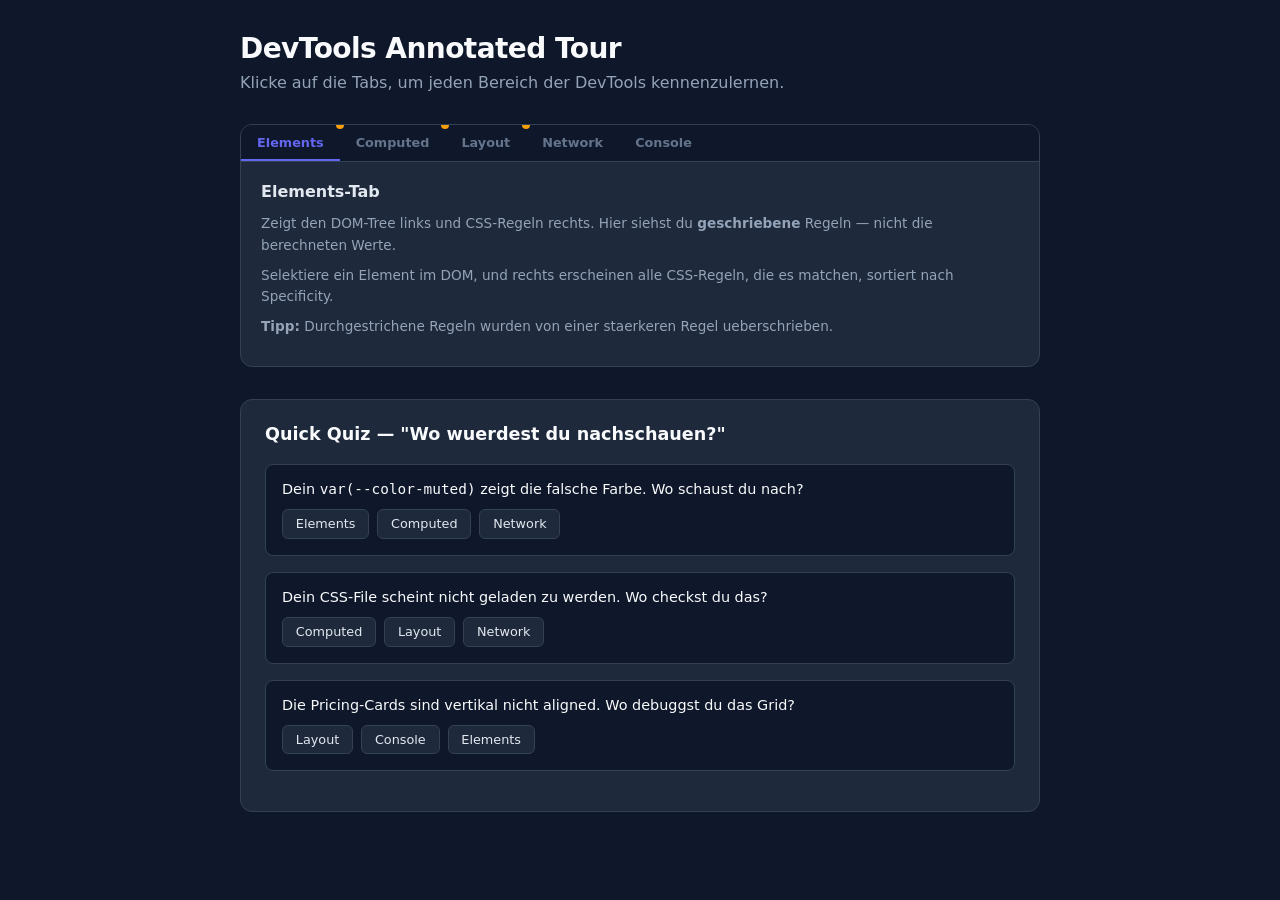
<file: microsims/devtools-tour.html>
<!DOCTYPE html>
<html lang="de">
<head>
  <meta charset="UTF-8">
  <meta name="viewport" content="width=device-width, initial-scale=1.0">
  <title>MicroSim — DevTools Annotated Tour</title>
  <style>
    *, *::before, *::after { box-sizing: border-box; margin: 0; padding: 0; }
    body {
      font-family: system-ui, -apple-system, sans-serif;
      background: #0f172a;
      color: #f8fafc;
      min-height: 100vh;
      padding: 2rem;
    }
    .container { max-width: 800px; margin: 0 auto; }
    h1 { font-size: 1.75rem; font-weight: 800; letter-spacing: -0.02em; margin-bottom: 0.5rem; }
    .subtitle { color: #94a3b8; margin-bottom: 2rem; }
    .devtools-mock {
      background: #1e293b;
      border: 1px solid #334155;
      border-radius: 0.75rem;
      overflow: hidden;
      margin-bottom: 2rem;
    }
    .dt-toolbar {
      display: flex;
      background: #0f172a;
      border-bottom: 1px solid #334155;
      padding: 0;
    }
    .dt-tab {
      padding: 0.6rem 1rem;
      font-size: 0.8rem;
      font-weight: 600;
      color: #64748b;
      cursor: pointer;
      border-bottom: 2px solid transparent;
      position: relative;
    }
    .dt-tab:hover { color: #94a3b8; }
    .dt-tab.active { color: #6366f1; border-bottom-color: #6366f1; }
    .dt-tab .hotspot {
      position: absolute;
      top: -4px; right: -4px;
      width: 8px; height: 8px;
      background: #f59e0b;
      border-radius: 50%;
      animation: pulse 2s ease infinite;
    }
    @keyframes pulse { 0%, 100% { transform: scale(1); opacity: 1; } 50% { transform: scale(1.5); opacity: 0.5; } }
    .dt-content {
      padding: 1.25rem;
      min-height: 200px;
      display: none;
    }
    .dt-content.active { display: block; }
    .dt-content h3 { font-size: 1rem; margin-bottom: 0.75rem; color: #e2e8f0; }
    .dt-content p { font-size: 0.85rem; color: #94a3b8; line-height: 1.6; margin-bottom: 0.5rem; }
    .dt-content code {
      background: #0f172a; padding: 0.15rem 0.4rem; border-radius: 0.25rem;
      font-size: 0.8rem; color: #c7d2fe;
    }
    .property-row {
      display: grid;
      grid-template-columns: 160px 1fr auto;
      gap: 0.5rem;
      padding: 0.4rem 0.6rem;
      border-bottom: 1px solid #1e293b;
      font-size: 0.8rem;
      font-family: 'Fira Code', monospace;
      align-items: center;
    }
    .property-row:nth-child(odd) { background: rgba(30, 41, 59, 0.5); }
    .prop-name { color: #94a3b8; }
    .prop-value { color: #c7d2fe; }
    .prop-source { color: #64748b; font-size: 0.7rem; }
    .quiz-section {
      background: #1e293b;
      border: 1px solid #334155;
      border-radius: 0.75rem;
      padding: 1.5rem;
    }
    .quiz-section h2 { font-size: 1.1rem; margin-bottom: 1.25rem; }
    .quiz-q {
      margin-bottom: 1rem;
      padding: 1rem;
      background: #0f172a;
      border-radius: 0.5rem;
      border: 1px solid #334155;
    }
    .quiz-q p { font-size: 0.9rem; margin-bottom: 0.75rem; }
    .quiz-options { display: flex; flex-wrap: wrap; gap: 0.5rem; }
    .quiz-btn {
      padding: 0.4rem 0.8rem;
      border: 1px solid #334155;
      border-radius: 0.375rem;
      background: #1e293b;
      color: #e2e8f0;
      font: inherit;
      font-size: 0.8rem;
      cursor: pointer;
    }
    .quiz-btn:hover { border-color: #6366f1; }
    .quiz-btn.correct { background: #166534; border-color: #22c55e; color: #bbf7d0; }
    .quiz-btn.wrong { background: #7f1d1d; border-color: #ef4444; color: #fecaca; }
    .quiz-feedback {
      margin-top: 0.5rem;
      font-size: 0.8rem;
      color: #94a3b8;
      display: none;
    }
  </style>
</head>
<body>
  <div class="container">
    <h1>DevTools Annotated Tour</h1>
    <p class="subtitle">Klicke auf die Tabs, um jeden Bereich der DevTools kennenzulernen.</p>

    <div class="devtools-mock">
      <div class="dt-toolbar" id="toolbar">
        <div class="dt-tab active" data-tab="elements">Elements <span class="hotspot"></span></div>
        <div class="dt-tab" data-tab="computed">Computed <span class="hotspot"></span></div>
        <div class="dt-tab" data-tab="layout">Layout <span class="hotspot"></span></div>
        <div class="dt-tab" data-tab="network">Network</div>
        <div class="dt-tab" data-tab="console">Console</div>
      </div>

      <div class="dt-content active" id="tab-elements">
        <h3>Elements-Tab</h3>
        <p>Zeigt den DOM-Tree links und CSS-Regeln rechts. Hier siehst du <strong>geschriebene</strong> Regeln — nicht die berechneten Werte.</p>
        <p>Selektiere ein Element im DOM, und rechts erscheinen alle CSS-Regeln, die es matchen, sortiert nach Specificity.</p>
        <p><strong>Tipp:</strong> Durchgestrichene Regeln wurden von einer staerkeren Regel ueberschrieben.</p>
      </div>

      <div class="dt-content" id="tab-computed">
        <h3>Computed-Tab — Der Senior-Move</h3>
        <p>Zeigt den <strong>finalen berechneten Wert</strong> jeder CSS-Property. Nicht die Regel — den Wert.</p>
        <p>Beispiel: <code>.plan</code> auf der Pricing-Page:</p>
        <div style="margin-top:0.75rem;">
          <div class="property-row"><span class="prop-name">padding</span><span class="prop-value">32px</span><span class="prop-source">.plan { padding: 2rem }</span></div>
          <div class="property-row"><span class="prop-name">background-color</span><span class="prop-value">rgb(255, 255, 255)</span><span class="prop-source">.plan { background: var(--color-card) }</span></div>
          <div class="property-row"><span class="prop-name">border-color</span><span class="prop-value">rgb(226, 232, 240)</span><span class="prop-source">.plan { border: 1px solid var(--color-border) }</span></div>
          <div class="property-row"><span class="prop-name">border-radius</span><span class="prop-value">12px</span><span class="prop-source">.plan { border-radius: var(--radius-card) }</span></div>
          <div class="property-row"><span class="prop-name">box-sizing</span><span class="prop-value">border-box</span><span class="prop-source">* { box-sizing: border-box }</span></div>
        </div>
      </div>

      <div class="dt-content" id="tab-layout">
        <h3>Layout-Tab</h3>
        <p>Zeigt Grid- und Flexbox-Overlays. Klicke auf einen Grid-Container und aktiviere "Show grid".</p>
        <p>Die Pricing-Grid zeigt dir die Subgrid-Rows: <code>grid-template-rows: subgrid</code> auf <code>.plan</code>.</p>
        <p><strong>Tipp:</strong> Die farbigen Overlays zeigen Grid-Lines und Gap-Bereiche direkt auf der Page.</p>
      </div>

      <div class="dt-content" id="tab-network">
        <h3>Network-Tab</h3>
        <p>Zeigt jeden HTTP-Request: CSS-Files, Bilder, Fonts, API-Calls.</p>
        <p>Wenn ein CSS-File 404 wirft, siehst du es hier in rot. Filter nach "CSS" um nur Stylesheets zu sehen.</p>
      </div>

      <div class="dt-content" id="tab-console">
        <h3>Console-Tab</h3>
        <p>Fuer <code>@supports</code>-Tests: <code>CSS.supports('anchor-name', '--test')</code> gibt true/false.</p>
        <p>Zeigt auch JavaScript-Errors und Framework-Logs.</p>
      </div>
    </div>

    <div class="quiz-section">
      <h2>Quick Quiz — "Wo wuerdest du nachschauen?"</h2>

      <div class="quiz-q" id="q1">
        <p>Dein <code>var(--color-muted)</code> zeigt die falsche Farbe. Wo schaust du nach?</p>
        <div class="quiz-options">
          <button class="quiz-btn" onclick="answer(this,'q1',false)">Elements</button>
          <button class="quiz-btn" onclick="answer(this,'q1',true)">Computed</button>
          <button class="quiz-btn" onclick="answer(this,'q1',false)">Network</button>
        </div>
        <div class="quiz-feedback" id="fb-q1">Computed-Tab zeigt den tatsaechlich berechneten Farbwert — nicht die Variable, sondern das Ergebnis.</div>
      </div>

      <div class="quiz-q" id="q2">
        <p>Dein CSS-File scheint nicht geladen zu werden. Wo checkst du das?</p>
        <div class="quiz-options">
          <button class="quiz-btn" onclick="answer(this,'q2',false)">Computed</button>
          <button class="quiz-btn" onclick="answer(this,'q2',false)">Layout</button>
          <button class="quiz-btn" onclick="answer(this,'q2',true)">Network</button>
        </div>
        <div class="quiz-feedback" id="fb-q2">Network-Tab zeigt HTTP-Status-Codes. Ein 404 bedeutet: File nicht gefunden.</div>
      </div>

      <div class="quiz-q" id="q3">
        <p>Die Pricing-Cards sind vertikal nicht aligned. Wo debuggst du das Grid?</p>
        <div class="quiz-options">
          <button class="quiz-btn" onclick="answer(this,'q3',true)">Layout</button>
          <button class="quiz-btn" onclick="answer(this,'q3',false)">Console</button>
          <button class="quiz-btn" onclick="answer(this,'q3',false)">Elements</button>
        </div>
        <div class="quiz-feedback" id="fb-q3">Layout-Tab zeigt Grid-Overlays und Subgrid-Rows direkt auf der Page.</div>
      </div>
    </div>
  </div>

  <script>
    document.getElementById('toolbar').addEventListener('click', (e) => {
      const tab = e.target.closest('.dt-tab');
      if (!tab) return;
      document.querySelectorAll('.dt-tab').forEach(t => t.classList.remove('active'));
      document.querySelectorAll('.dt-content').forEach(c => c.classList.remove('active'));
      tab.classList.add('active');
      document.getElementById('tab-' + tab.dataset.tab).classList.add('active');
    });

    function answer(btn, qId, correct) {
      const q = document.getElementById(qId);
      q.querySelectorAll('.quiz-btn').forEach(b => {
        b.disabled = true;
        b.style.opacity = '0.6';
      });
      btn.style.opacity = '1';
      btn.className = 'quiz-btn ' + (correct ? 'correct' : 'wrong');
      document.getElementById('fb-' + qId).style.display = 'block';
    }
  </script>
</body>
</html>
</file>
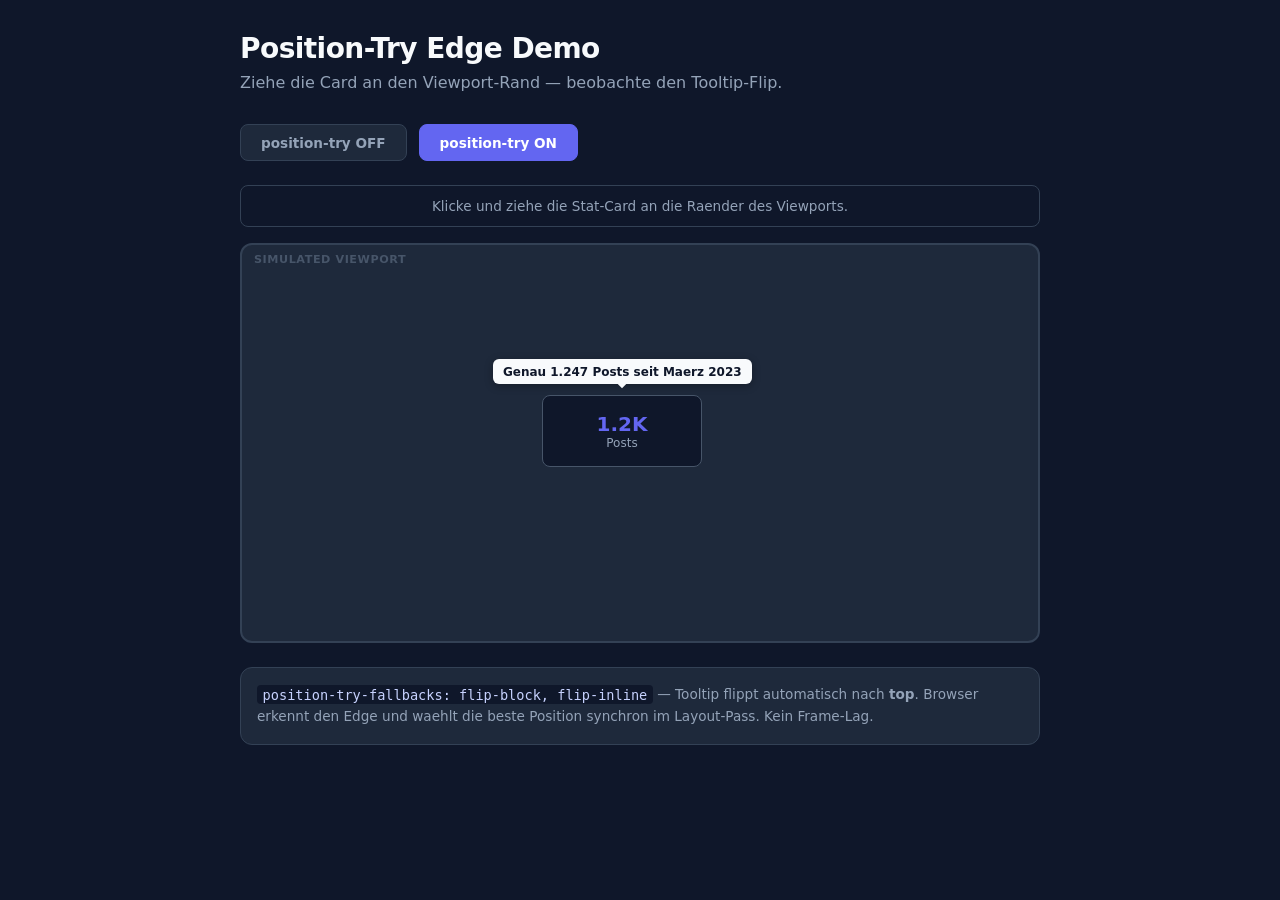
<file: microsims/position-try-demo.html>
<!DOCTYPE html>
<html lang="de">
<head>
  <meta charset="UTF-8">
  <meta name="viewport" content="width=device-width, initial-scale=1.0">
  <title>MicroSim — Position-Try Edge Demo</title>
  <style>
    *, *::before, *::after { box-sizing: border-box; margin: 0; padding: 0; }
    body {
      font-family: system-ui, -apple-system, sans-serif;
      background: #0f172a; color: #f8fafc;
      min-height: 100vh; padding: 2rem;
    }
    .container { max-width: 800px; margin: 0 auto; }
    h1 { font-size: 1.75rem; font-weight: 800; letter-spacing: -0.02em; margin-bottom: 0.5rem; }
    .subtitle { color: #94a3b8; margin-bottom: 2rem; }
    .toggle-bar { display: flex; gap: 0.75rem; margin-bottom: 1.5rem; }
    .toggle-btn {
      padding: 0.6rem 1.25rem; border: 1px solid #334155; border-radius: 0.5rem;
      background: #1e293b; color: #94a3b8; font: inherit; font-weight: 600;
      font-size: 0.85rem; cursor: pointer;
    }
    .toggle-btn.active { background: #6366f1; color: white; border-color: #6366f1; }
    .viewport-sim {
      position: relative; width: 100%; height: 400px;
      background: #1e293b; border: 2px solid #334155; border-radius: 0.75rem;
      overflow: hidden; cursor: grab;
    }
    .viewport-sim:active { cursor: grabbing; }
    .viewport-label {
      position: absolute; top: 8px; left: 12px;
      font-size: 0.7rem; color: #475569; text-transform: uppercase;
      letter-spacing: 0.05em; font-weight: 700;
    }
    .drag-card {
      position: absolute; width: 160px; padding: 1rem;
      background: #0f172a; border: 1px solid #475569; border-radius: 0.5rem;
      text-align: center; user-select: none;
      transition: border-color 0.15s ease;
    }
    .drag-card:hover { border-color: #6366f1; }
    .drag-card .val { font-size: 1.25rem; font-weight: 800; color: #6366f1; }
    .drag-card .lbl { font-size: 0.75rem; color: #94a3b8; }
    .tooltip-el {
      position: absolute; padding: 0.35rem 0.65rem;
      background: #f8fafc; color: #0f172a; font-size: 0.75rem; font-weight: 600;
      border-radius: 0.375rem; white-space: nowrap;
      box-shadow: 0 2px 8px rgba(0,0,0,0.3);
      pointer-events: none;
      transition: all 0.2s ease;
    }
    .tooltip-el::after {
      content: ''; position: absolute; width: 6px; height: 6px;
      background: #f8fafc; transform: rotate(45deg);
    }
    .tooltip-el.top::after { bottom: -3px; left: 50%; margin-left: -3px; }
    .tooltip-el.bottom::after { top: -3px; left: 50%; margin-left: -3px; }
    .tooltip-el.left::after { right: -3px; top: 50%; margin-top: -3px; }
    .tooltip-el.right::after { left: -3px; top: 50%; margin-top: -3px; }
    .info-box {
      margin-top: 1.5rem; background: #1e293b; border: 1px solid #334155;
      border-radius: 0.75rem; padding: 1rem; font-size: 0.85rem; color: #94a3b8;
      line-height: 1.6;
    }
    .info-box code {
      background: #0f172a; padding: 0.1rem 0.35rem; border-radius: 0.25rem; color: #c7d2fe;
    }
    .clipped { color: #ef4444 !important; }
    .instruction {
      text-align: center; padding: 0.75rem; background: #0f172a;
      border: 1px solid #334155; border-radius: 0.5rem; margin-bottom: 1rem;
      font-size: 0.85rem; color: #94a3b8;
    }
  </style>
</head>
<body>
  <div class="container">
    <h1>Position-Try Edge Demo</h1>
    <p class="subtitle">Ziehe die Card an den Viewport-Rand — beobachte den Tooltip-Flip.</p>

    <div class="toggle-bar">
      <button class="toggle-btn" id="btnOff" onclick="setMode(false)">position-try OFF</button>
      <button class="toggle-btn active" id="btnOn" onclick="setMode(true)">position-try ON</button>
    </div>

    <div class="instruction">Klicke und ziehe die Stat-Card an die Raender des Viewports.</div>

    <div class="viewport-sim" id="viewport">
      <span class="viewport-label">Simulated Viewport</span>
      <div class="drag-card" id="dragCard">
        <div class="val">1.2K</div>
        <div class="lbl">Posts</div>
      </div>
      <div class="tooltip-el top" id="tooltip">Genau 1.247 Posts seit Maerz 2023</div>
    </div>

    <div class="info-box" id="infoBox"></div>
  </div>

  <script>
    let positionTry = true;
    let dragging = false;
    let offsetX = 0, offsetY = 0;
    const card = document.getElementById('dragCard');
    const tooltip = document.getElementById('tooltip');
    const viewport = document.getElementById('viewport');

    card.style.left = '300px';
    card.style.top = '150px';

    function setMode(on) {
      positionTry = on;
      document.getElementById('btnOff').className = 'toggle-btn' + (!on ? ' active' : '');
      document.getElementById('btnOn').className = 'toggle-btn' + (on ? ' active' : '');
      updateTooltip();
    }

    card.addEventListener('mousedown', (e) => {
      dragging = true;
      const rect = card.getBoundingClientRect();
      offsetX = e.clientX - rect.left;
      offsetY = e.clientY - rect.top;
      e.preventDefault();
    });

    document.addEventListener('mousemove', (e) => {
      if (!dragging) return;
      const vpRect = viewport.getBoundingClientRect();
      let x = e.clientX - vpRect.left - offsetX;
      let y = e.clientY - vpRect.top - offsetY;
      x = Math.max(0, Math.min(x, vpRect.width - card.offsetWidth));
      y = Math.max(0, Math.min(y, vpRect.height - card.offsetHeight));
      card.style.left = x + 'px';
      card.style.top = y + 'px';
      updateTooltip();
    });

    document.addEventListener('mouseup', () => { dragging = false; });

    function updateTooltip() {
      const vpRect = viewport.getBoundingClientRect();
      const cardRect = card.getBoundingClientRect();
      const cardX = parseFloat(card.style.left);
      const cardY = parseFloat(card.style.top);
      const vpW = vpRect.width;
      const vpH = vpRect.height;
      const tooltipH = 28;
      const tooltipW = tooltip.offsetWidth;
      const gap = 8;
      const info = document.getElementById('infoBox');

      let pos = 'top';
      let tX, tY;

      if (positionTry) {
        if (cardY - tooltipH - gap < 0) {
          if (cardY + card.offsetHeight + tooltipH + gap < vpH) {
            pos = 'bottom';
          } else if (cardX + card.offsetWidth + tooltipW + gap < vpW) {
            pos = 'right';
          } else {
            pos = 'left';
          }
        }
        tooltip.classList.remove('clipped');
        info.innerHTML = `<code>position-try-fallbacks: flip-block, flip-inline</code> — Tooltip flippt automatisch nach <strong>${pos}</strong>. Browser erkennt den Edge und waehlt die beste Position synchron im Layout-Pass. Kein Frame-Lag.`;
      } else {
        tooltip.classList.toggle('clipped', cardY - tooltipH - gap < 0);
        pos = 'top';
        if (cardY - tooltipH - gap < 0) {
          info.innerHTML = '<span style="color:#ef4444;font-weight:700;">Tooltip clippt!</span> Ohne <code>position-try</code> bleibt der Tooltip oben — auch wenn kein Platz ist. In Production wuerde eine JS-Library (Floating-UI) das erst nach einem Frame korrigieren.';
        } else {
          info.innerHTML = 'Tooltip ist oben — noch kein Edge-Problem. Ziehe die Card nach oben.';
        }
      }

      tooltip.className = 'tooltip-el ' + pos;
      switch (pos) {
        case 'top':
          tX = cardX + card.offsetWidth / 2 - tooltipW / 2;
          tY = cardY - tooltipH - gap;
          break;
        case 'bottom':
          tX = cardX + card.offsetWidth / 2 - tooltipW / 2;
          tY = cardY + card.offsetHeight + gap;
          break;
        case 'right':
          tX = cardX + card.offsetWidth + gap;
          tY = cardY + card.offsetHeight / 2 - tooltipH / 2;
          break;
        case 'left':
          tX = cardX - tooltipW - gap;
          tY = cardY + card.offsetHeight / 2 - tooltipH / 2;
          break;
      }
      tooltip.style.left = tX + 'px';
      tooltip.style.top = tY + 'px';
    }

    updateTooltip();
  </script>
</body>
</html>
</file>
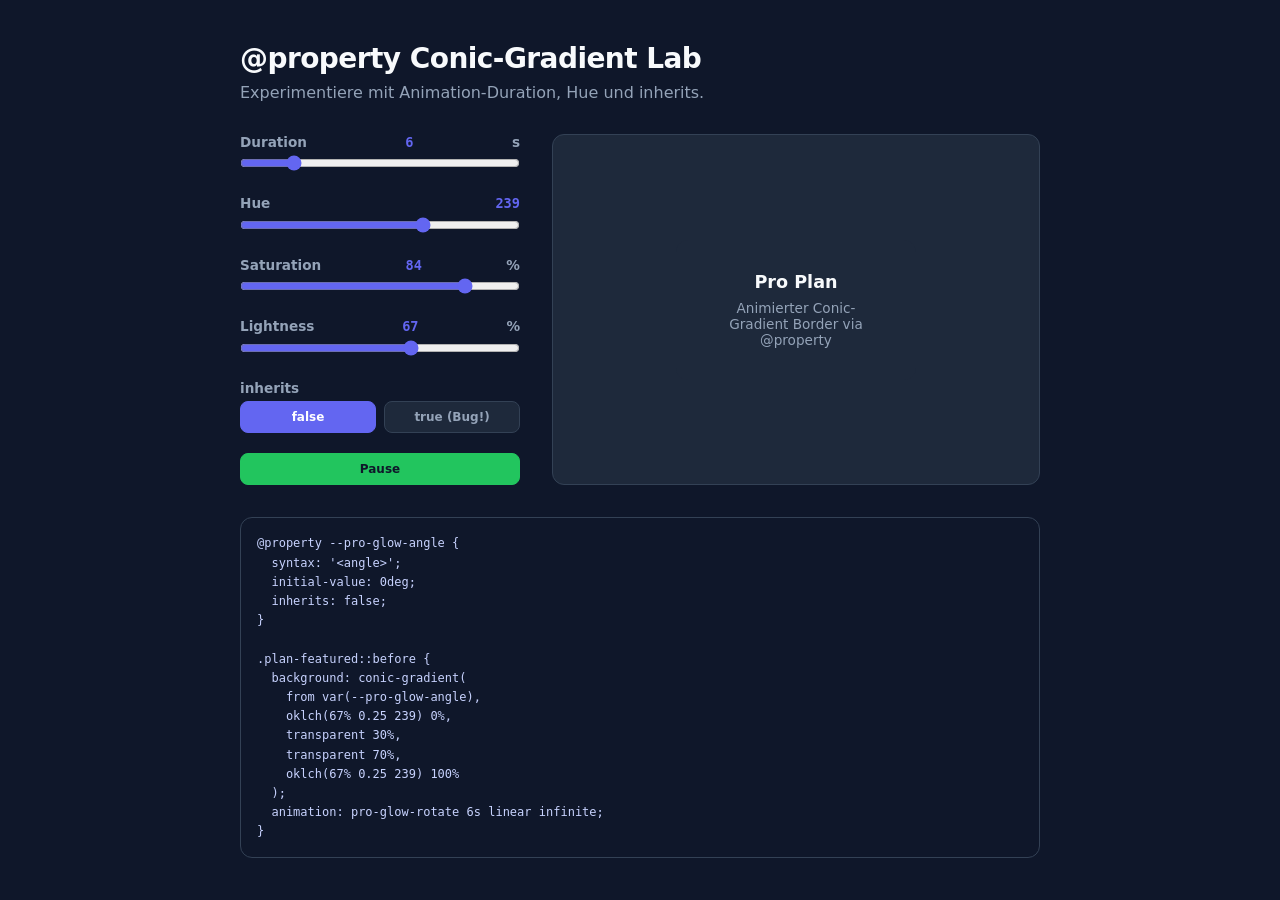
<file: microsims/property-conic-lab.html>
<!DOCTYPE html>
<html lang="de">
<head>
  <meta charset="UTF-8">
  <meta name="viewport" content="width=device-width, initial-scale=1.0">
  <title>MicroSim — @property Conic-Gradient Lab</title>
  <style>
    *, *::before, *::after { box-sizing: border-box; margin: 0; padding: 0; }
    body {
      font-family: system-ui, -apple-system, sans-serif;
      background: #0f172a; color: #f8fafc;
      min-height: 100vh; display: grid; place-items: center; padding: 2rem;
    }
    .container { width: 100%; max-width: 800px; }
    h1 { font-size: 1.75rem; font-weight: 800; letter-spacing: -0.02em; margin-bottom: 0.5rem; }
    .subtitle { color: #94a3b8; margin-bottom: 2rem; }
    .layout { display: grid; grid-template-columns: 280px 1fr; gap: 2rem; }
    .controls { display: flex; flex-direction: column; gap: 1.25rem; }
    .control label {
      display: flex; justify-content: space-between;
      font-size: 0.85rem; font-weight: 600; color: #94a3b8; margin-bottom: 0.35rem;
    }
    .control label span { color: #6366f1; font-family: 'Fira Code', monospace; }
    .control input[type="range"] { width: 100%; accent-color: #6366f1; }
    .toggle-row { display: flex; gap: 0.5rem; }
    .toggle-btn {
      flex: 1; padding: 0.5rem; border: 1px solid #334155; border-radius: 0.5rem;
      background: #1e293b; color: #94a3b8; font: inherit; font-size: 0.75rem;
      font-weight: 600; cursor: pointer; text-align: center;
    }
    .toggle-btn.active { background: #6366f1; color: white; border-color: #6366f1; }
    .preview-area {
      display: grid; place-items: center; min-height: 320px;
      background: #1e293b; border-radius: 0.75rem; border: 1px solid #334155; padding: 2rem;
    }
    @property --demo-angle {
      syntax: '<angle>';
      initial-value: 0deg;
      inherits: false;
    }
    .demo-card {
      width: 240px; padding: 2rem; background: #1e293b;
      border-radius: 0.75rem; text-align: center; position: relative;
    }
    .demo-card::before {
      content: ''; position: absolute; inset: -2px; z-index: -1;
      border-radius: 0.85rem;
      background: conic-gradient(
        from var(--demo-angle),
        var(--glow-color, #6366f1) 0%,
        transparent 30%,
        transparent 70%,
        var(--glow-color, #6366f1) 100%
      );
    }
    .demo-card.animating::before {
      animation: demo-rotate var(--duration, 6s) linear infinite;
    }
    @keyframes demo-rotate { to { --demo-angle: 360deg; } }
    .demo-card h3 { font-size: 1.1rem; margin-bottom: 0.5rem; }
    .demo-card p { font-size: 0.85rem; color: #94a3b8; }
    .code-output {
      margin-top: 2rem; background: #0f172a; border: 1px solid #334155;
      border-radius: 0.75rem; padding: 1rem; overflow-x: auto;
    }
    .code-output pre {
      font-family: 'Fira Code', monospace; font-size: 0.75rem; color: #c7d2fe;
      white-space: pre; line-height: 1.6;
    }
    @media (max-width: 650px) { .layout { grid-template-columns: 1fr; } }
  </style>
</head>
<body>
  <div class="container">
    <h1>@property Conic-Gradient Lab</h1>
    <p class="subtitle">Experimentiere mit Animation-Duration, Hue und inherits.</p>

    <div class="layout">
      <div class="controls">
        <div class="control">
          <label>Duration <span id="valDur">6</span>s</label>
          <input type="range" id="sliderDur" min="1" max="30" value="6" step="0.5">
        </div>
        <div class="control">
          <label>Hue <span id="valHue">239</span></label>
          <input type="range" id="sliderHue" min="0" max="360" value="239">
        </div>
        <div class="control">
          <label>Saturation <span id="valSat">84</span>%</label>
          <input type="range" id="sliderSat" min="10" max="100" value="84">
        </div>
        <div class="control">
          <label>Lightness <span id="valLit">67</span>%</label>
          <input type="range" id="sliderLit" min="30" max="90" value="67">
        </div>
        <div>
          <label style="font-size:0.85rem;font-weight:600;color:#94a3b8;margin-bottom:0.35rem;display:block;">inherits</label>
          <div class="toggle-row">
            <button class="toggle-btn active" id="btnFalse" onclick="setInherits(false)">false</button>
            <button class="toggle-btn" id="btnTrue" onclick="setInherits(true)">true (Bug!)</button>
          </div>
        </div>
        <button class="toggle-btn" id="btnPlay" onclick="togglePlay()" style="background:#22c55e;color:#0f172a;border-color:#22c55e;">Pause</button>
      </div>

      <div class="preview-area">
        <div class="demo-card animating" id="demoCard">
          <h3>Pro Plan</h3>
          <p>Animierter Conic-Gradient Border via @property</p>
        </div>
      </div>
    </div>

    <div class="code-output">
      <pre id="codeOut"></pre>
    </div>
  </div>

  <script>
    let playing = true;
    let inheritsVal = false;

    function setInherits(val) {
      inheritsVal = val;
      document.getElementById('btnFalse').className = 'toggle-btn' + (!val ? ' active' : '');
      document.getElementById('btnTrue').className = 'toggle-btn' + (val ? ' active' : '');
      update();
    }

    function togglePlay() {
      playing = !playing;
      const btn = document.getElementById('btnPlay');
      btn.textContent = playing ? 'Pause' : 'Play';
      btn.style.background = playing ? '#22c55e' : '#6366f1';
      update();
    }

    function update() {
      const dur = document.getElementById('sliderDur').value;
      const hue = document.getElementById('sliderHue').value;
      const sat = document.getElementById('sliderSat').value;
      const lit = document.getElementById('sliderLit').value;

      document.getElementById('valDur').textContent = dur;
      document.getElementById('valHue').textContent = hue;
      document.getElementById('valSat').textContent = sat;
      document.getElementById('valLit').textContent = lit;

      const color = `oklch(${lit}% ${(sat / 100 * 0.3).toFixed(2)} ${hue})`;
      const card = document.getElementById('demoCard');
      card.style.setProperty('--glow-color', color);
      card.style.setProperty('--duration', dur + 's');
      card.className = 'demo-card' + (playing ? ' animating' : '');

      document.getElementById('codeOut').textContent =
`@property --pro-glow-angle {
  syntax: '<angle>';
  initial-value: 0deg;
  inherits: ${inheritsVal};
}

.plan-featured::before {
  background: conic-gradient(
    from var(--pro-glow-angle),
    ${color} 0%,
    transparent 30%,
    transparent 70%,
    ${color} 100%
  );
  animation: pro-glow-rotate ${dur}s linear infinite;
}`;
    }

    document.querySelectorAll('input[type=range]').forEach(el => el.addEventListener('input', update));
    update();
  </script>
</body>
</html>
</file>
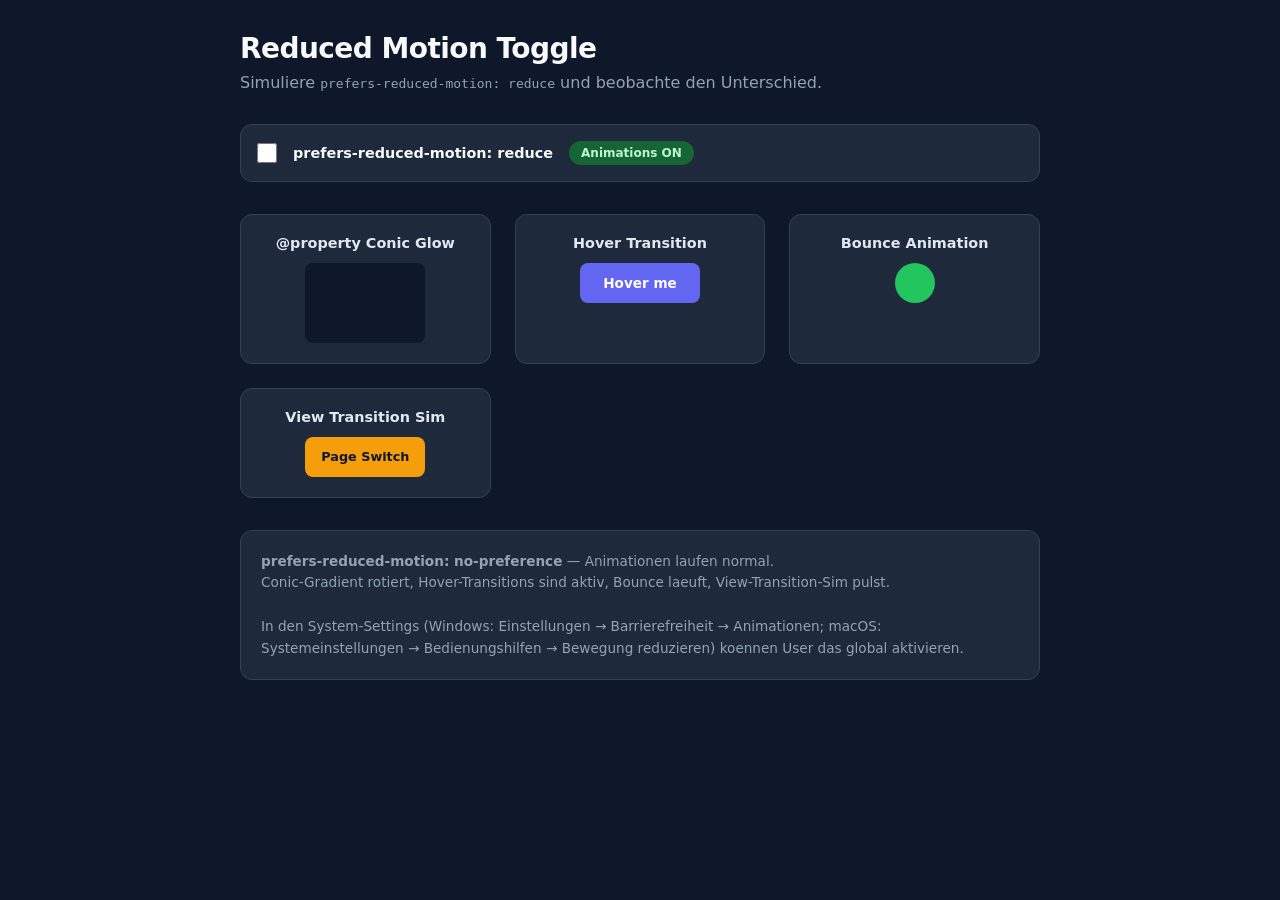
<file: microsims/reduced-motion-toggle.html>
<!DOCTYPE html>
<html lang="de">
<head>
  <meta charset="UTF-8">
  <meta name="viewport" content="width=device-width, initial-scale=1.0">
  <title>MicroSim — Reduced Motion Toggle</title>
  <style>
    *, *::before, *::after { box-sizing: border-box; margin: 0; padding: 0; }
    body {
      font-family: system-ui, -apple-system, sans-serif;
      background: #0f172a; color: #f8fafc;
      min-height: 100vh; padding: 2rem;
    }
    .container { max-width: 800px; margin: 0 auto; }
    h1 { font-size: 1.75rem; font-weight: 800; letter-spacing: -0.02em; margin-bottom: 0.5rem; }
    .subtitle { color: #94a3b8; margin-bottom: 2rem; }

    .toggle-bar {
      display: flex; gap: 1rem; margin-bottom: 2rem; align-items: center;
      padding: 1rem; background: #1e293b; border: 1px solid #334155; border-radius: 0.75rem;
    }
    .toggle-bar label { font-size: 0.9rem; font-weight: 600; }
    .toggle-bar input { accent-color: #6366f1; width: 20px; height: 20px; cursor: pointer; }
    .status-badge {
      padding: 0.3rem 0.75rem; border-radius: 999px; font-size: 0.75rem; font-weight: 700;
    }
    .status-badge.motion { background: #166534; color: #bbf7d0; }
    .status-badge.reduced { background: #7f1d1d; color: #fecaca; }

    .demo-grid {
      display: grid; grid-template-columns: repeat(auto-fit, minmax(220px, 1fr));
      gap: 1.5rem; margin-bottom: 2rem;
    }
    .demo-item {
      background: #1e293b; border: 1px solid #334155; border-radius: 0.75rem;
      padding: 1.25rem; text-align: center;
    }
    .demo-item h3 { font-size: 0.9rem; margin-bottom: 0.75rem; color: #e2e8f0; }

    @property --glow-angle { syntax: '<angle>'; initial-value: 0deg; inherits: false; }
    .glow-box {
      width: 120px; height: 80px; margin: 0 auto; position: relative;
      background: #0f172a; border-radius: 0.5rem;
    }
    .glow-box::before {
      content: ''; position: absolute; inset: -2px; z-index: -1;
      border-radius: 0.6rem;
      background: conic-gradient(from var(--glow-angle), #6366f1 0%, transparent 30%, transparent 70%, #6366f1 100%);
    }
    .glow-box.animate::before { animation: glow-spin 6s linear infinite; }
    @keyframes glow-spin { to { --glow-angle: 360deg; } }

    .hover-box {
      width: 120px; height: 40px; margin: 0 auto;
      background: #6366f1; border-radius: 0.5rem; color: white;
      display: grid; place-items: center; font-weight: 600; font-size: 0.85rem;
      cursor: pointer;
    }
    .hover-box.animate { transition: transform 0.2s ease, background 0.2s ease; }
    .hover-box.animate:hover { transform: scale(1.05); background: #4f46e5; }
    .hover-box:not(.animate) { transition: none; }

    .slide-box {
      width: 40px; height: 40px; margin: 0 auto;
      background: #22c55e; border-radius: 50%;
    }
    .slide-box.animate { animation: slide-bounce 2s ease-in-out infinite; }
    @keyframes slide-bounce {
      0%, 100% { transform: translateY(0); }
      50% { transform: translateY(-15px); }
    }

    .vt-box {
      width: 120px; height: 40px; margin: 0 auto;
      background: #f59e0b; border-radius: 0.5rem; color: #0f172a;
      display: grid; place-items: center; font-weight: 600; font-size: 0.8rem;
    }
    .vt-box.animate { animation: vt-fade 3s ease-in-out infinite alternate; }
    @keyframes vt-fade { from { opacity: 1; } to { opacity: 0.3; } }

    .explanation {
      background: #1e293b; border: 1px solid #334155; border-radius: 0.75rem;
      padding: 1.25rem; font-size: 0.85rem; color: #94a3b8; line-height: 1.6;
    }
    .explanation code { background: #0f172a; padding: 0.1rem 0.35rem; border-radius: 0.25rem; color: #c7d2fe; }
  </style>
</head>
<body>
  <div class="container">
    <h1>Reduced Motion Toggle</h1>
    <p class="subtitle">Simuliere <code>prefers-reduced-motion: reduce</code> und beobachte den Unterschied.</p>

    <div class="toggle-bar">
      <input type="checkbox" id="reduceToggle" onchange="toggleMotion()">
      <label for="reduceToggle">prefers-reduced-motion: reduce</label>
      <span class="status-badge motion" id="badge">Animations ON</span>
    </div>

    <div class="demo-grid">
      <div class="demo-item">
        <h3>@property Conic Glow</h3>
        <div class="glow-box animate" id="glowBox"></div>
      </div>
      <div class="demo-item">
        <h3>Hover Transition</h3>
        <div class="hover-box animate" id="hoverBox">Hover me</div>
      </div>
      <div class="demo-item">
        <h3>Bounce Animation</h3>
        <div class="slide-box animate" id="slideBox"></div>
      </div>
      <div class="demo-item">
        <h3>View Transition Sim</h3>
        <div class="vt-box animate" id="vtBox">Page Switch</div>
      </div>
    </div>

    <div class="explanation" id="explanation"></div>
  </div>

  <script>
    function toggleMotion() {
      const reduced = document.getElementById('reduceToggle').checked;
      const badge = document.getElementById('badge');
      const items = ['glowBox', 'hoverBox', 'slideBox', 'vtBox'];
      const expl = document.getElementById('explanation');

      items.forEach(id => {
        const el = document.getElementById(id);
        if (reduced) {
          el.classList.remove('animate');
        } else {
          el.classList.add('animate');
        }
      });

      if (reduced) {
        badge.textContent = 'Animations OFF';
        badge.className = 'status-badge reduced';
        expl.innerHTML = `
          <strong>prefers-reduced-motion: reduce</strong> aktiv.<br>
          Alle Animationen sind gestoppt. User mit Vestibular-Disorders, Migraene oder ADHS sehen eine <strong>ruhige Page</strong>.<br><br>
          Production-Pattern:<br>
          <code>@media (prefers-reduced-motion: no-preference) { .element { animation: ... } }</code><br>
          Animation ist Opt-In, nicht Opt-Out. Plus ein globales Safety-Net:<br>
          <code>@media (prefers-reduced-motion: reduce) { *, *::before, *::after { animation-duration: 0.01ms !important; } }</code>
        `;
      } else {
        badge.textContent = 'Animations ON';
        badge.className = 'status-badge motion';
        expl.innerHTML = `
          <strong>prefers-reduced-motion: no-preference</strong> — Animationen laufen normal.<br>
          Conic-Gradient rotiert, Hover-Transitions sind aktiv, Bounce laeuft, View-Transition-Sim pulst.<br><br>
          In den System-Settings (Windows: Einstellungen → Barrierefreiheit → Animationen; macOS: Systemeinstellungen → Bedienungshilfen → Bewegung reduzieren) koennen User das global aktivieren.
        `;
      }
    }

    toggleMotion();
  </script>
</body>
</html>
</file>
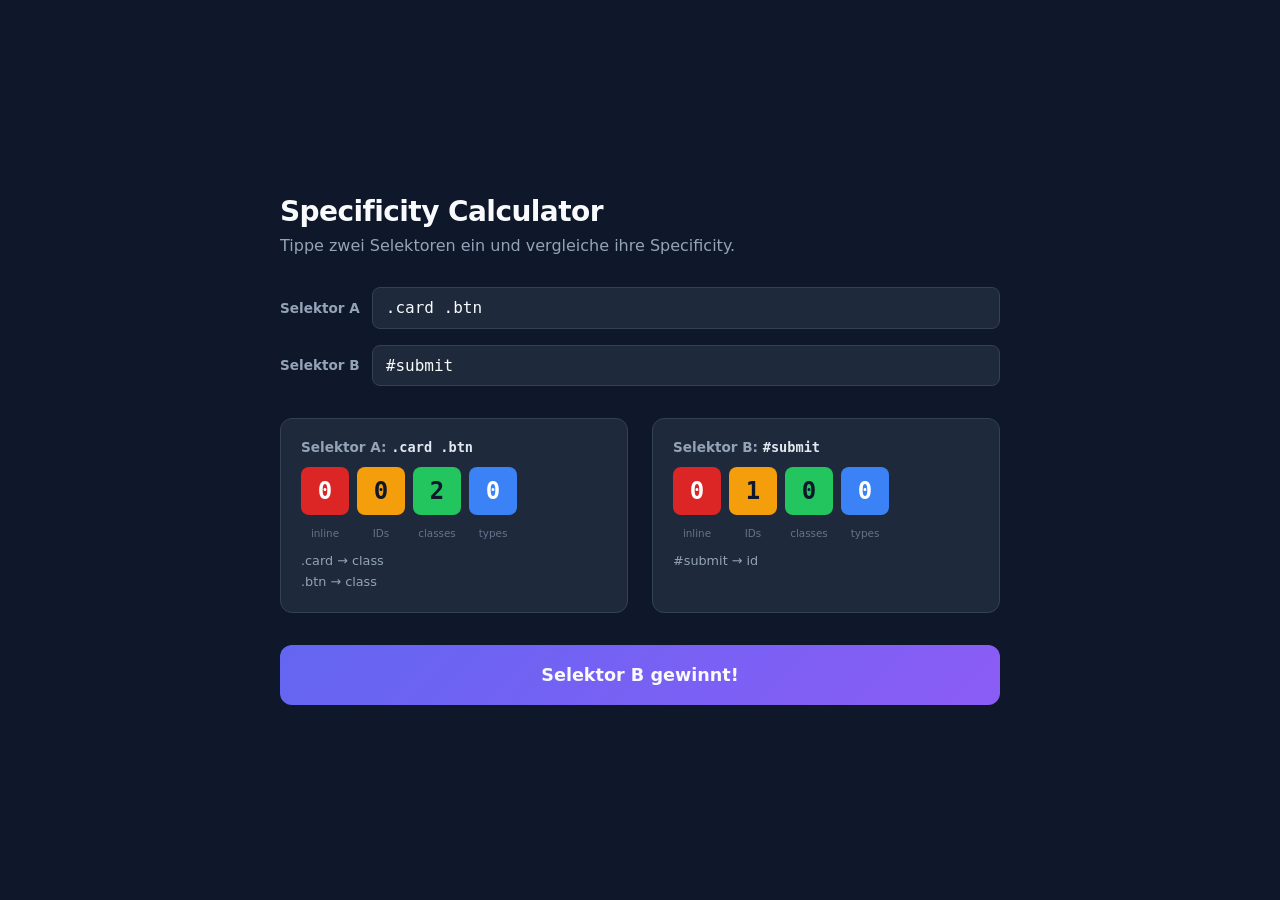
<file: microsims/specificity-calculator.html>
<!DOCTYPE html>
<html lang="de">
<head>
  <meta charset="UTF-8">
  <meta name="viewport" content="width=device-width, initial-scale=1.0">
  <title>MicroSim — Specificity Calculator</title>
  <style>
    *, *::before, *::after { box-sizing: border-box; margin: 0; padding: 0; }
    body {
      font-family: system-ui, -apple-system, sans-serif;
      background: #0f172a;
      color: #f8fafc;
      min-height: 100vh;
      display: grid;
      place-items: center;
      padding: 2rem;
    }
    .container {
      width: 100%;
      max-width: 720px;
    }
    h1 { font-size: 1.75rem; font-weight: 800; letter-spacing: -0.02em; margin-bottom: 0.5rem; }
    .subtitle { color: #94a3b8; margin-bottom: 2rem; }
    .input-group {
      display: flex;
      flex-direction: column;
      gap: 1rem;
      margin-bottom: 2rem;
    }
    .selector-input {
      display: flex;
      gap: 0.75rem;
      align-items: center;
    }
    .selector-input label {
      font-size: 0.85rem;
      font-weight: 600;
      color: #94a3b8;
      min-width: 80px;
    }
    .selector-input input {
      flex: 1;
      padding: 0.65rem 0.8rem;
      border: 1px solid #334155;
      border-radius: 0.5rem;
      background: #1e293b;
      color: #f8fafc;
      font: inherit;
      font-size: 1rem;
      font-family: 'Fira Code', 'Cascadia Code', monospace;
    }
    .selector-input input:focus {
      outline: none;
      border-color: #6366f1;
      box-shadow: 0 0 0 3px rgba(99, 102, 241, 0.2);
    }
    .results {
      display: grid;
      grid-template-columns: 1fr 1fr;
      gap: 1.5rem;
      margin-bottom: 2rem;
    }
    .result-card {
      background: #1e293b;
      border: 1px solid #334155;
      border-radius: 0.75rem;
      padding: 1.25rem;
    }
    .result-card h3 {
      font-size: 0.85rem;
      color: #94a3b8;
      margin-bottom: 0.75rem;
    }
    .specificity-display {
      display: flex;
      gap: 0.5rem;
      margin-bottom: 0.75rem;
    }
    .spec-digit {
      width: 48px;
      height: 48px;
      display: grid;
      place-items: center;
      border-radius: 0.5rem;
      font-size: 1.5rem;
      font-weight: 800;
      font-family: 'Fira Code', monospace;
    }
    .spec-inline { background: #dc2626; color: white; }
    .spec-id { background: #f59e0b; color: #0f172a; }
    .spec-class { background: #22c55e; color: #0f172a; }
    .spec-type { background: #3b82f6; color: white; }
    .spec-labels {
      display: flex;
      gap: 0.5rem;
    }
    .spec-labels span {
      width: 48px;
      text-align: center;
      font-size: 0.65rem;
      color: #64748b;
    }
    .breakdown {
      margin-top: 0.75rem;
      font-size: 0.8rem;
      color: #94a3b8;
      line-height: 1.6;
    }
    .winner-banner {
      background: linear-gradient(135deg, #6366f1, #8b5cf6);
      border-radius: 0.75rem;
      padding: 1.25rem;
      text-align: center;
      font-weight: 700;
      font-size: 1.1rem;
    }
    .winner-banner.tie { background: linear-gradient(135deg, #334155, #475569); }
  </style>
</head>
<body>
  <div class="container">
    <h1>Specificity Calculator</h1>
    <p class="subtitle">Tippe zwei Selektoren ein und vergleiche ihre Specificity.</p>

    <div class="input-group">
      <div class="selector-input">
        <label>Selektor A</label>
        <input type="text" id="selectorA" value=".card .btn" placeholder="z.B. .card .btn">
      </div>
      <div class="selector-input">
        <label>Selektor B</label>
        <input type="text" id="selectorB" value="#submit" placeholder="z.B. #submit">
      </div>
    </div>

    <div class="results">
      <div class="result-card" id="resultA"></div>
      <div class="result-card" id="resultB"></div>
    </div>

    <div class="winner-banner" id="winner"></div>
  </div>

  <script>
    function calculateSpecificity(selector) {
      let inline = 0, ids = 0, classes = 0, types = 0;
      const breakdown = [];
      const cleaned = selector.trim();
      if (!cleaned) return { scores: [0, 0, 0, 0], breakdown: [] };

      const withoutPseudoElements = cleaned.replace(/::(before|after|first-line|first-letter|marker|placeholder|selection|backdrop|view-transition-old|view-transition-new|view-transition-group|view-transition-image-pair)\b/gi, (m) => {
        types++;
        breakdown.push({ part: m, category: 'pseudo-element' });
        return '';
      });

      const withoutAttrs = withoutPseudoElements.replace(/\[[^\]]*\]/g, (m) => {
        classes++;
        breakdown.push({ part: m, category: 'attribute' });
        return '';
      });

      const withoutPseudoClasses = withoutAttrs.replace(/:(?:has|is|where|not|nth-child|nth-of-type|first-child|last-child|hover|focus|focus-visible|focus-within|active|visited|checked|disabled|enabled|required|valid|invalid|placeholder-shown|root|scope)\([^)]*\)/gi, (m) => {
        if (m.startsWith(':where')) return '';
        classes++;
        breakdown.push({ part: m, category: 'pseudo-class' });
        return '';
      });

      const withoutSimplePseudo = withoutPseudoClasses.replace(/:(?:hover|focus|focus-visible|focus-within|active|visited|checked|disabled|enabled|required|valid|invalid|placeholder-shown|first-child|last-child|root|scope)\b/gi, (m) => {
        classes++;
        breakdown.push({ part: m, category: 'pseudo-class' });
        return '';
      });

      const idMatches = withoutSimplePseudo.match(/#[\w-]+/g);
      if (idMatches) {
        ids += idMatches.length;
        idMatches.forEach(m => breakdown.push({ part: m, category: 'id' }));
      }

      const classMatches = withoutSimplePseudo.match(/\.[\w-]+/g);
      if (classMatches) {
        classes += classMatches.length;
        classMatches.forEach(m => breakdown.push({ part: m, category: 'class' }));
      }

      const remaining = withoutSimplePseudo.replace(/#[\w-]+/g, '').replace(/\.[\w-]+/g, '');
      const typeMatches = remaining.match(/(?:^|[\s>+~])[\w][\w-]*/g);
      if (typeMatches) {
        types += typeMatches.length;
        typeMatches.forEach(m => breakdown.push({ part: m.trim(), category: 'type' }));
      }

      return { scores: [inline, ids, classes, types], breakdown };
    }

    function compareSpecificity(a, b) {
      for (let i = 0; i < 4; i++) {
        if (a[i] > b[i]) return 1;
        if (a[i] < b[i]) return -1;
      }
      return 0;
    }

    function renderResult(containerId, label, selector, data) {
      const el = document.getElementById(containerId);
      const breakdownHtml = data.breakdown.length
        ? data.breakdown.map(b => `<span>${b.part} → ${b.category}</span>`).join('<br>')
        : '<span>Leer</span>';
      el.innerHTML = `
        <h3>${label}: <code style="color:#e2e8f0">${selector || '(leer)'}</code></h3>
        <div class="specificity-display">
          <div class="spec-digit spec-inline">${data.scores[0]}</div>
          <div class="spec-digit spec-id">${data.scores[1]}</div>
          <div class="spec-digit spec-class">${data.scores[2]}</div>
          <div class="spec-digit spec-type">${data.scores[3]}</div>
        </div>
        <div class="spec-labels">
          <span>inline</span><span>IDs</span><span>classes</span><span>types</span>
        </div>
        <div class="breakdown">${breakdownHtml}</div>
      `;
    }

    function update() {
      const sA = document.getElementById('selectorA').value;
      const sB = document.getElementById('selectorB').value;
      const dataA = calculateSpecificity(sA);
      const dataB = calculateSpecificity(sB);

      renderResult('resultA', 'Selektor A', sA, dataA);
      renderResult('resultB', 'Selektor B', sB, dataB);

      const cmp = compareSpecificity(dataA.scores, dataB.scores);
      const banner = document.getElementById('winner');
      if (cmp > 0) {
        banner.textContent = 'Selektor A gewinnt!';
        banner.className = 'winner-banner';
      } else if (cmp < 0) {
        banner.textContent = 'Selektor B gewinnt!';
        banner.className = 'winner-banner';
      } else {
        banner.textContent = 'Gleichstand — Reihenfolge im Stylesheet entscheidet.';
        banner.className = 'winner-banner tie';
      }
    }

    document.getElementById('selectorA').addEventListener('input', update);
    document.getElementById('selectorB').addEventListener('input', update);
    update();
  </script>
</body>
</html>
</file>
<file: tokens.css>
/* ============================================================
   TOKENS.CSS — 3-Layer Token-System
   Layer 1 = Primitives, Layer 2 = Semantic, Layer 3 = Component
   Brand-Wechsel = Layer 2 ändern, alle Layer-3-Werte folgen.
   ============================================================ */

/* LAYER 1 — PRIMITIVES (rohe Werte, niemals direkt in Components) */
:root {
  --slate-50:  #f8fafc;
  --slate-100: #f1f5f9;
  --slate-200: #e2e8f0;
  --slate-300: #cbd5e1;
  --slate-500: #64748b;
  --slate-700: #334155;
  --slate-900: #0f172a;
  --indigo-500: #6366f1;
  --white: #ffffff;
  --black: #000000;
}

/* LAYER 2 — SEMANTIC (Bedeutung, nicht Zahl) */
:root {
  --color-brand:        var(--indigo-500);
  --color-text:         var(--slate-900);
  --color-text-muted:   var(--slate-500);
  --color-bg:           var(--slate-50);
  --color-card:         var(--white);
  --color-border:       var(--slate-200);
  --color-muted:        var(--slate-300);
}

/* LAYER 3 — COMPONENT (color-mix derived, oklch) */
/* Cascade-Frage:
   1. --color-brand ist auf Layer 2 (Semantic) definiert.
   2. Wenn ich in .login-card --color-brand neu setze, wuerden alle Layer-3-Tokens
      (featured-tint, featured-border, button-hover) innerhalb der .login-card
      automatisch den neuen Wert verwenden — Cascade-Vererbung greift lokal.
   3. Das waere eine gute Idee fuer lokale Branding-Varianten (z.B. Error-State),
      aber gefaehrlich wenn unbewusst gemacht — alle abgeleiteten Tokens aendern sich mit. */
:root {
  --color-featured-tint:   color-mix(in oklch, var(--color-brand)  8%, white);
  --color-featured-border: color-mix(in oklch, var(--color-brand) 70%, white);
  --color-button-hover:    color-mix(in oklch, var(--color-brand) 85%, black);
  --color-tooltip-bg:      var(--slate-900);
  --color-tooltip-text:    var(--slate-50);

  --radius-card:   0.75rem;
  --radius-button: 0.5rem;
  --radius-pill:   999px;

  --shadow-card: 0 1px 2px color-mix(in oklch, var(--black) 4%, transparent),
                 0 4px 12px color-mix(in oklch, var(--black) 6%, transparent);
}

/* DARK MODE — activated via :has() when #theme-toggle is checked */
body:has(#theme-toggle:checked) {
  --color-text:         var(--slate-50);
  --color-text-muted:   var(--slate-300);
  --color-bg:           var(--slate-900);
  --color-card:         var(--slate-700);
  --color-border:       var(--slate-500);
  --color-muted:        var(--slate-500);
  --color-tooltip-bg:   var(--slate-50);
  --color-tooltip-text: var(--slate-900);
}
</file>
<file: base.css>
/* ============================================================
   BASE.CSS — Reset + Body + Nav + Footer + Buttons
   Wiederverwendbar auf allen Pages.
   ============================================================ */

*,
*::before,
*::after {
  box-sizing: border-box;
  margin: 0;
  padding: 0;
}

html {
  scroll-behavior: smooth;
}

body {
  font-family: system-ui, -apple-system, "Segoe UI", sans-serif;
  background: var(--color-bg);
  color: var(--color-text);
  line-height: 1.5;
  min-height: 100vh;
  display: flex;
  flex-direction: column;
}

/* === Skip-to-Content (a11y) === */
.skip-link {
  position: absolute;
  top: -100%;
  left: 1rem;
  padding: 0.5rem 1rem;
  background: var(--color-brand);
  color: white;
  font-weight: 600;
  font-size: 0.9rem;
  border-radius: var(--radius-button);
  z-index: 1000;
  text-decoration: none;
}

.skip-link:focus {
  top: 0.5rem;
}

/* === Site Navigation (auf allen Pages identisch) === */
/* Specificity: (0, 0, 1, 0) — eine Klasse */
.site-nav {
  display: grid;
  grid-template-columns: 1fr auto 1fr;
  align-items: center;
  padding: 1.25rem 2rem;
  background: var(--color-card);
  border-bottom: 1px solid var(--color-border);
}

.site-nav .brand {
  font-weight: 700;
  font-size: 1rem;
  color: var(--color-text);
  text-decoration: none;
  letter-spacing: -0.01em;
}

.site-nav nav {
  display: flex;
  gap: 1.5rem;
}

.site-nav nav a {
  color: var(--color-text-muted);
  text-decoration: none;
  font-size: 0.95rem;
  transition: color 0.15s ease;
}

/* Specificity: (0, 0, 2, 2) — zwei Klassen/Pseudo-Klassen + zwei Types */
.site-nav nav a:hover,
/* Specificity: (0, 0, 2, 2) — eine Klasse + ein Attribut + zwei Types */
.site-nav nav a[aria-current="page"] {
  color: var(--color-brand);
}

.site-nav nav a:focus-visible {
  outline: 3px solid var(--color-featured-border);
  outline-offset: 2px;
  border-radius: var(--radius-button);
}

/* === Hamburger Menu (CSS-only via :has()) === */
.nav-toggle {
  display: none;
  width: 0;
  height: 0;
}

.hamburger {
  display: none;
  flex-direction: column;
  gap: 5px;
  cursor: pointer;
  padding: 0.25rem;
  border: none;
  background: none;
}

.hamburger span {
  display: block;
  width: 24px;
  height: 2px;
  background: var(--color-text);
  border-radius: 2px;
  transition: transform 0.25s ease, opacity 0.25s ease;
}

@media (max-width: 640px) {
  .site-nav {
    display: flex;
    justify-content: space-between;
    position: relative;
  }

  .hamburger {
    display: flex;
  }

  .site-nav nav {
    position: absolute;
    top: 100%;
    left: 0;
    right: 0;
    flex-direction: column;
    background: var(--color-card);
    border-bottom: 1px solid var(--color-border);
    padding: 1rem 2rem;
    gap: 0.75rem;
    display: none;
    box-shadow: var(--shadow-card);
    z-index: 100;
  }

  .site-nav:has(.nav-toggle:checked) nav {
    display: flex;
  }

  .site-nav:has(.nav-toggle:checked) .hamburger span:nth-child(1) {
    transform: rotate(45deg) translate(5px, 5px);
  }
  .site-nav:has(.nav-toggle:checked) .hamburger span:nth-child(2) {
    opacity: 0;
  }
  .site-nav:has(.nav-toggle:checked) .hamburger span:nth-child(3) {
    transform: rotate(-45deg) translate(5px, -5px);
  }
}

/* === Theme Toggle === */
.theme-switch {
  position: relative;
  display: inline-block;
  width: 44px;
  height: 24px;
  cursor: pointer;
  flex-shrink: 0;
  justify-self: end;
}

.theme-switch input {
  opacity: 0;
  width: 0;
  height: 0;
}

.theme-switch-slider {
  position: absolute;
  inset: 0;
  background: var(--color-border);
  border-radius: var(--radius-pill);
  transition: background 0.25s ease;
}

.theme-switch-slider::before {
  content: "";
  position: absolute;
  width: 18px;
  height: 18px;
  left: 3px;
  bottom: 3px;
  background: var(--color-bg);
  border-radius: 50%;
  transition: transform 0.25s ease;
}

.theme-switch input:checked + .theme-switch-slider {
  background: var(--color-brand);
}

.theme-switch input:checked + .theme-switch-slider::before {
  transform: translateX(20px);
}

.theme-switch input:focus-visible + .theme-switch-slider {
  outline: 3px solid var(--color-featured-border);
  outline-offset: 2px;
}

/* === Main Content === */
.page {
  flex: 1;
  width: 100%;
  max-width: 1100px;
  margin: 0 auto;
  padding: 3rem 2rem;
}

/* === Buttons (geteilt) === */
.btn {
  display: inline-block;
  padding: 0.75rem 1.25rem;
  border-radius: var(--radius-button);
  font-weight: 600;
  font-size: 0.95rem;
  text-decoration: none;
  cursor: pointer;
  border: 1px solid transparent;
  transition: background 0.2s ease, color 0.2s ease, border-color 0.2s ease;
}

/* Specificity: (0, 0, 2, 0) — zwei Klassen */
.btn-primary {
  background: var(--color-brand);
  color: white;
}

.btn-primary:hover {
  background: var(--color-button-hover);
}

.btn-ghost {
  background: transparent;
  color: var(--color-text);
  border-color: var(--color-border);
}

.btn-ghost:hover {
  border-color: var(--color-brand);
  color: var(--color-brand);
}

.btn:focus-visible {
  outline: 3px solid var(--color-featured-border);
  outline-offset: 2px;
}

/* === Footer === */
.site-footer {
  text-align: center;
  padding: 2rem;
  color: var(--color-text-muted);
  font-size: 0.85rem;
  border-top: 1px solid var(--color-border);
}
</file>
<file: pages.css>
/* ============================================================
   PAGES.CSS — Page-spezifische Styles für alle vier Pages.
   Home, Pricing, Profile, Login.
   ============================================================ */

/* ========== HOME ========== */
.page-home .hero {
  text-align: center;
  padding: 3rem 0 4rem;
}

.page-home h1 {
  font-size: clamp(1.75rem, 4vw, 2.75rem);
  font-weight: 800;
  letter-spacing: -0.02em;
  line-height: 1.15;
}

.page-home .lead {
  margin-top: 1.25rem;
  font-size: 1.05rem;
  color: var(--color-text-muted);
  max-width: 640px;
  margin-left: auto;
  margin-right: auto;
}

.page-home .cta-row {
  margin-top: 2rem;
  display: flex;
  gap: 1rem;
  justify-content: center;
  flex-wrap: wrap;
}

.grid-features {
  display: grid;
  grid-template-columns: repeat(auto-fit, minmax(240px, 1fr));
  gap: 1.5rem;
  margin-top: 2rem;
}

.feature-card {
  background: var(--color-card);
  border: 1px solid var(--color-border);
  border-radius: var(--radius-card);
  padding: 1.5rem;
  box-shadow: var(--shadow-card);
  container-type: inline-size;
  container-name: feature;
  transition: border-color 0.15s ease, transform 0.2s ease;
}

.feature-card:hover {
  border-color: var(--color-featured-border);
  transform: translateY(-2px);
}

.feature-card h3 {
  font-size: 1.1rem;
  font-weight: 700;
  margin-bottom: 0.5rem;
}

.feature-card p {
  color: var(--color-text-muted);
  font-size: 0.95rem;
}

@container feature (min-width: 320px) {
  .feature-card {
    display: flex;
    gap: 1rem;
    align-items: center;
  }

  .feature-card h3 {
    margin-bottom: 0;
    white-space: nowrap;
  }
}

/* ========== PRICING ========== */
.page-pricing h1 {
  text-align: center;
  font-size: 2.25rem;
  font-weight: 800;
  letter-spacing: -0.02em;
}

.page-pricing .lead {
  text-align: center;
  color: var(--color-text-muted);
  margin-top: 0.5rem;
  margin-bottom: 2.5rem;
}

.pricing-grid {
  display: grid;
  grid-template-columns: repeat(auto-fit, minmax(260px, 1fr));
  grid-template-rows: auto auto auto 1fr auto;
  gap: 1.5rem;

  /* === ISSUE #2 — Subgrid kommt hier dazu ===
     Aktuell hat jede Card ihre eigene innere Höhe.
     Cards mit unterschiedlich langen Features-Listen sind
     vertikal nicht aligned. Subgrid auf .plan macht jede Row
     in jeder Card gleich hoch. Code in der Lecture, Block B. */
}

/* Box-Model-Frage: was waere die tatsaechliche Breite einer .plan-Card,
   wenn box-sizing NICHT border-box waere?
   Antwort: Bei content-box waere die Breite = content-width + 2*padding(2rem=32px) + 2*border(1px)
   = content-width + 64px + 2px = content-width + 66px.
   Da .plan in einem Grid mit minmax(260px, 1fr) liegt, waere die Card bei 260px Content
   tatsaechlich 260 + 66 = 326px breit — das Grid wuerde ueberlaufen. */
.plan {
  background: var(--color-card);
  border: 1px solid var(--color-border);
  border-radius: var(--radius-card);
  padding: 2rem;
  display: grid;
  grid-row: span 5;
  grid-template-rows: subgrid;
  gap: 0.75rem;
  box-shadow: var(--shadow-card);
}

.plan h2 {
  font-size: 1.1rem;
  font-weight: 700;
}

.plan .price {
  font-size: 2.5rem;
  font-weight: 800;
  color: var(--color-brand);
  letter-spacing: -0.02em;
}

.plan .desc {
  color: var(--color-text-muted);
  font-size: 0.95rem;
}

.plan .features {
  list-style: none;
  display: flex;
  flex-direction: column;
  gap: 0.4rem;
  margin: 0.5rem 0;
}

.plan .features li {
  font-size: 0.9rem;
  padding-left: 1.25rem;
  position: relative;
}

.plan .features li::before {
  content: "✓";
  position: absolute;
  left: 0;
  color: var(--color-brand);
  font-weight: 700;
}

.plan .btn {
  align-self: end;
  text-align: center;
}

.plan-featured {
  border: none;
  padding: 0;
  background: none;
}

.plan-featured .glow-card__surface {
  background: #1A1F2E;
  display: grid;
  grid-row: span 5;
  grid-template-rows: subgrid;
  gap: 0.75rem;
  padding: 2rem;
  color: #fff;
}

.plan-featured .price {
  color: #fff;
}

.plan-featured .desc {
  color: oklch(90% 0.01 250);
}

.plan-featured .features li {
  color: #fff;
}

.plan-featured .features li::before {
  color: oklch(80% 0.2 250);
}

.plan-featured .btn {
  background: oklch(70% 0.2 250);
  border-color: oklch(70% 0.2 250);
  color: #fff;
}

/* ========== PROFILE ========== */
.page-profile .profile-header {
  display: flex;
  gap: 1.5rem;
  align-items: center;
  margin-bottom: 2.5rem;
}

.avatar {
  width: 80px;
  height: 80px;
  border-radius: 50%;
  background: var(--color-featured-tint);
  border: 2px solid var(--color-featured-border);
  display: grid;
  place-items: center;
  font-weight: 800;
  font-size: 1.25rem;
  color: var(--color-brand);
  flex-shrink: 0;
}

.profile-meta h1 {
  font-size: 1.75rem;
  font-weight: 800;
  letter-spacing: -0.02em;
}

.profile-meta .role {
  color: var(--color-text-muted);
  font-size: 0.95rem;
  margin-top: 0.15rem;
}

.profile-meta .bio {
  margin-top: 0.5rem;
  max-width: 480px;
}

.stats {
  display: grid;
  grid-template-columns: repeat(auto-fit, minmax(140px, 1fr));
  gap: 1rem;
}

.stat {
  background: var(--color-card);
  border: 1px solid var(--color-border);
  border-radius: var(--radius-card);
  padding: 1.25rem;
  display: flex;
  flex-direction: column;
  gap: 0.25rem;
  text-align: left;
  cursor: pointer;
  font: inherit;
  color: inherit;
  box-shadow: var(--shadow-card);
  transition: border-color 0.15s ease;
}

.stat:hover {
  border-color: var(--color-featured-border);
}

.stat-value {
  font-size: 1.75rem;
  font-weight: 800;
  color: var(--color-brand);
}

.stat-label {
  font-size: 0.85rem;
  color: var(--color-text-muted);
}

/* ========== LOGIN ========== */
.page-login {
  display: grid;
  place-items: center;
}

.login-card {
  width: 100%;
  max-width: 420px;
  background: var(--color-card);
  border: 1px solid var(--color-border);
  border-radius: var(--radius-card);
  padding: 2.25rem;
  box-shadow: var(--shadow-card);
}

.login-card h1 {
  font-size: 1.5rem;
  font-weight: 800;
  letter-spacing: -0.02em;
}

.login-card .subtitle {
  color: var(--color-text-muted);
  font-size: 0.95rem;
  margin-top: 0.25rem;
  margin-bottom: 1.5rem;
}

.login-form {
  display: flex;
  flex-direction: column;
  gap: 1.25rem;
}

.field {
  display: flex;
  flex-direction: column;
  gap: 0.35rem;
}

.field label {
  font-size: 0.85rem;
  font-weight: 600;
}

.field input {
  padding: 0.65rem 0.8rem;
  border: 1px solid var(--color-border);
  border-radius: var(--radius-button);
  font: inherit;
  background: var(--color-card);
  transition: border-color 0.15s ease, box-shadow 0.15s ease;
}

.field input:focus {
  outline: none;
  border-color: var(--color-brand);
  box-shadow: 0 0 0 3px var(--color-featured-tint);
}

.login-form:has(input:placeholder-shown) .btn {
  opacity: 0.55;
  cursor: not-allowed;
}

.field:has(input[type="email"]:valid:not(:placeholder-shown)) input {
  border-color: #22c55e;
  box-shadow: 0 0 0 3px color-mix(in oklch, #22c55e 12%, transparent);
}

.field:has(input[type="email"]:invalid:not(:placeholder-shown)) input {
  border-color: #ef4444;
  box-shadow: 0 0 0 3px color-mix(in oklch, #ef4444 12%, transparent);
}

.field:has(input[type="password"]:valid:not(:placeholder-shown)) input[type="password"] {
  border-color: #22c55e;
  box-shadow: 0 0 0 3px color-mix(in oklch, #22c55e 12%, transparent);
}

.login-form:has(input[type="email"]:valid:not(:placeholder-shown)):has(input[type="password"]:valid:not(:placeholder-shown)) .btn {
  opacity: 1;
  cursor: pointer;
  box-shadow: 0 0 0 3px var(--color-featured-tint);
}

.forgot {
  text-align: center;
  font-size: 0.85rem;
  margin-top: 0.5rem;
}

.forgot a {
  color: var(--color-brand);
  text-decoration: none;
}

/* ========== PROJECTS ========== */
.page-projects h1 {
  text-align: center;
  font-size: 2.25rem;
  font-weight: 800;
  letter-spacing: -0.02em;
}

.page-projects .lead {
  text-align: center;
  color: var(--color-text-muted);
  margin-top: 0.5rem;
  margin-bottom: 2.5rem;
}

.projects-grid {
  display: grid;
  grid-template-columns: repeat(auto-fit, minmax(260px, 1fr));
  gap: 1.5rem;
}

.project-card {
  border-radius: var(--radius-card);
  box-shadow: var(--shadow-card);
  container-type: inline-size;
  container-name: project;
}

.project-card .glow-card__surface {
  display: grid;
  grid-template-rows: auto auto auto 1fr auto;
  gap: 0.5rem;
}

.project-icon {
  font-size: 1.5rem;
  color: #fff;
}

.project-card h2 {
  font-size: 1.1rem;
  font-weight: 700;
}

.project-desc {
  color: oklch(90% 0.01 250);
  font-size: 0.9rem;
}

.project-tags {
  list-style: none;
  display: flex;
  flex-wrap: wrap;
  gap: 0.4rem;
  margin: 0.25rem 0;
}

.project-tags li {
  font-size: 0.75rem;
  font-weight: 600;
  padding: 0.2rem 0.5rem;
  border-radius: var(--radius-pill);
  background: transparent;
  color: #fff;
  border: 1px solid oklch(80% 0.05 250);
}

.project-status {
  font-size: 0.8rem;
  color: oklch(75% 0.01 250);
  align-self: end;
}

.project-featured .glow-card__surface {
  background: #1A1F2E;
}
</file>
<file: transitions.css>
/* ============================================================
   TRANSITIONS.CSS — View Transitions API
   Diese Datei ist absichtlich fast leer.
   Die Lecture füllt sie zwischen den Markern.

   Issues, die hier gelöst werden:
     · Issue #1 — Page-Transitions zwischen allen vier Pages
     · Issue #4 — view-transition-name Collision (Hyrum's Law)
   ============================================================ */


/* === BEGIN ISSUE #1 — View Transitions Opt-In === */
/*  Wir aktivieren View Transitions als Opt-In für die ganze
    Page. Eine Zeile reicht. Browser ohne Support ignorieren
    es stillschweigend.                                        */
@view-transition {
    navigation:auto;
}


/* === END ISSUE #1 === */


/* === BEGIN ISSUE #1 — Custom Animation für Page-Wechsel === */
/*  Default-Transition ist ein Crossfade. Wir bauen ein leichtes
    Slide-In, das sich nach Linear/Vercel anfühlt.             */
::view-transition-old(root){
    animation: 250ms cubic-bezier(0.4, 0, 0.2, 1) both fade-slide-out;
}

::view-transition-new(root){
    animation: 250ms cubic-bezier(0.4, 0, 0.2, 1) both fade-slide-in;
}

@keyframes fade-slide-out{
    to{
        opacity: 0;
        transform: translateY(-8px);
    }
}

@keyframes fade-slide-in {
    from{
        opacity: 0;
        transform: translateY(8px);
    }
}


/* === END ISSUE #1 === */


/* === BEGIN ISSUE #4 — Eindeutige Transition-Names === */
/*  Wenn mehrere Elemente auf zwei Pages denselben
    view-transition-name haben, wirft der Browser einen Fehler.
    Wir geben jeder Pricing-Card einen eindeutigen Name.       */

.plan:nth-child(1) { view-transition-name: plan-starter; }
.plan:nth-child(2) { view-transition-name: plan-pro; }
.plan:nth-child(3) { view-transition-name: plan-enterprise; }

/* === END ISSUE #4 === */


/* === A4: prefers-reduced-motion — a11y-aware Animations === */

@media (prefers-reduced-motion: reduce) {
  ::view-transition-old(root),
  ::view-transition-new(root) {
    animation: none;
  }
}

@media (prefers-reduced-motion: reduce) {
  *,
  *::before,
  *::after {
    animation-duration: 0.01ms !important;
    animation-iteration-count: 1 !important;
    transition-duration: 0.01ms !important;
    scroll-behavior: auto !important;
  }
}
</file>
<file: tooltips.css>
/* ============================================================
   TOOLTIPS.CSS — Anchor Positioning API
   Diese Datei ist absichtlich fast leer.
   Die Lecture füllt sie zwischen den Markern.

   Issue, das hier gelöst wird:
     · Issue #3 — Tooltips auf Profile-Stats ohne JS-Library
   ============================================================ */


/* === BEGIN ISSUE #3 — Anchor Setup === */
/*  Jede .stat wird zu einem Anker, an dem ein Tooltip hängt.
    Wir benutzen anchor-name, position-anchor und das
    ::after-Pseudo-Element für den Tooltip-Inhalt.            */

.stat {
  anchor-name: --stat;
  position: relative;
}

.stat:nth-child(1) { anchor-name: --stat-1; }
.stat:nth-child(2) { anchor-name: --stat-2; }
.stat:nth-child(3) { anchor-name: --stat-3; }

.stat[data-tooltip]::after {
  content: attr(data-tooltip);
  position: absolute;
  bottom: anchor(top);
  left: anchor(center);
  white-space: nowrap;
  pointer-events: none;
  background: var(--color-tooltip-bg);
  color: var(--color-tooltip-text);
  font-size: 0.8rem;
  font-weight: 500;
  padding: 0.4rem 0.65rem;
  border-radius: var(--radius-button);
  box-shadow: var(--shadow-card);
  opacity: 0;
  translate: -50% 0px;
  transition: opacity 0.15s ease, translate 0.15s ease;

  /* A3: position-try — Edge-Detection fuer Viewport-Raender */
  position-try-fallbacks: flip-block, flip-inline, flip-block flip-inline;
}

.stat:nth-child(1)[data-tooltip]::after { position-anchor: --stat-1; }
.stat:nth-child(2)[data-tooltip]::after { position-anchor: --stat-2; }
.stat:nth-child(3)[data-tooltip]::after { position-anchor: --stat-3; }

/* === END ISSUE #3 === */


/* === BEGIN ISSUE #3 — Tooltip Visual + Position === */
/*  Tooltip ist standardmäßig versteckt. Auf :hover und :focus
    erscheint er, positioniert über dem Anker.                */

.stat:hover::after, .stat:focus-visible::after {
  opacity: 1;
  translate: -50% -8px;
}

/* === END ISSUE #3 === */


/* === BEGIN ISSUE #5 — @supports Fallback === */
/*  Anchor Positioning läuft Mai 2026 nur in Chromium-Browsern.
    Firefox + Safari sehen einen einfachen, statischen Fallback.
    Das gehört in @supports, damit moderne Browser den Block
    sehen, ältere ihn überspringen.                            */

@supports not (anchor-name: --test) {
  .stat[data-tooltip]::after {
    bottom: 100%;
    left: 50%;
    translate: -50% -8px;
  }
}

/* === END ISSUE #5 === */
</file>
<file: effects.css>
/* ============================================================
   EFFECTS.CSS — @property-driven Animations + @scope Isolation
   Path B Advanced Topics: A1 (Conic Glow) + A2 (@scope)
   Warmup-Technik: 3-Layer Glow-Card mit Knockout-Text
   ============================================================ */

/* === @property Deklarationen === */

@property --gradient-angle {
  syntax: '<angle>';
  initial-value: 0deg;
  inherits: false;
}

@property --glow-hue {
  syntax: '<number>';
  initial-value: 250;
  inherits: false;
}

@property --glow-spread {
  syntax: '<length>';
  initial-value: -1px;
  inherits: false;
}

@property --beam-angle {
  syntax: '<angle>';
  initial-value: 0deg;
  inherits: false;
}

@property --hero-hue {
  syntax: '<angle>';
  initial-value: 239deg;
  inherits: false;
}

/* === Glow-Card: 3-Layer Stack ===
   ::before  = Border-Glow          (z: -1)
   __beam    = Weisse Basis + Farbstrahl
   __surface = Dunkle Card + Text, mix-blend-mode: multiply
               → Text wird zum Knockout
   ================================ */

.glow-card {
  position: relative;
  border-radius: var(--radius-card);
  isolation: isolate;
  transition: transform 0.3s ease;
}

.glow-card:hover {
  transform: scale(1.02);
}

.glow-card::before {
  content: '';
  position: absolute;
  inset: var(--glow-spread);
  border-radius: inherit;
  background: conic-gradient(
    from var(--gradient-angle),
    oklch(70% 0.2 var(--glow-hue)) 0%,
    transparent 25%,
    transparent 75%,
    oklch(70% 0.2 var(--glow-hue)) 100%
  );
  z-index: -1;
  transition: inset 0.4s ease;
}

.glow-card:hover::before {
  inset: -2px;
}

.glow-card__beam {
  position: absolute;
  inset: 0;
  border-radius: inherit;
  overflow: hidden;
  background: conic-gradient(
    from var(--beam-angle),
    oklch(70% 0.23 250) 0%,
    oklch(80% 0.13 250) 13%,
    #fff 24%,
    #fff 76%,
    oklch(80% 0.13 250) 87%,
    oklch(70% 0.23 250) 100%
  );
}

.glow-card__surface {
  position: relative;
  padding: 2rem;
  background: #1A1F2E;
  border-radius: inherit;
  mix-blend-mode: multiply;
  color: #fff;
}

/* === Glow-Card Animations (motion-safe) === */

@media (prefers-reduced-motion: no-preference) {
  .glow-card::before {
    animation:
      rotate-glow 4s linear infinite,
      shift-hue 8s linear infinite;
  }

  .glow-card:hover::before {
    animation:
      rotate-glow 2s linear infinite,
      shift-hue 8s linear infinite;
  }

  .glow-card__beam {
    animation: rotate-beam 4s linear infinite;
  }

  .glow-card:hover .glow-card__beam {
    animation: rotate-beam 2s linear infinite;
  }
}

@keyframes rotate-glow {
  to { --gradient-angle: 360deg; }
}

@keyframes rotate-beam {
  to { --beam-angle: 360deg; }
}

@keyframes shift-hue {
  0%   { --glow-hue: 250; }
  33%  { --glow-hue: 300; }
  66%  { --glow-hue: 200; }
  100% { --glow-hue: 250; }
}

/* === Reduced Motion: statischer Fallback === */

@media (prefers-reduced-motion: reduce) {
  .glow-card::before {
    animation: none;
    --gradient-angle: 45deg;
    --glow-hue: 250;
  }

  .glow-card__beam {
    animation: none;
  }

  .glow-card:hover::before,
  .glow-card:hover .glow-card__beam {
    animation: none;
  }

  .glow-card:hover {
    transform: none;
  }
}

/* === Pricing Featured-Plan: nutzt .glow-card Effekt === */

/* === Hero Visual Enhancement === */

.page-home .hero {
  position: relative;
}

.page-home .hero::before {
  content: '';
  position: absolute;
  inset: -2rem;
  z-index: -1;
  background: radial-gradient(
    ellipse 60% 50% at 50% 40%,
    color-mix(in oklch, var(--color-brand) 6%, transparent) 0%,
    transparent 70%
  );
  border-radius: 50%;
}

@media (prefers-reduced-motion: no-preference) {
  .page-home .hero::before {
    animation: hero-pulse 8s ease-in-out infinite alternate;
  }
}

@keyframes hero-pulse {
  from { opacity: 0.6; transform: scale(1); }
  to { opacity: 1; transform: scale(1.05); }
}

.page-home h1 {
  background: linear-gradient(
    135deg,
    var(--color-text) 0%,
    var(--color-brand) 100%
  );
  background-clip: text;
  -webkit-background-clip: text;
  -webkit-text-fill-color: transparent;
}

/* === @scope Component Isolation === */

@scope (.glow-card) to (.glow-card__surface) {
  :scope {
    overflow: visible;
  }
}
</file>
